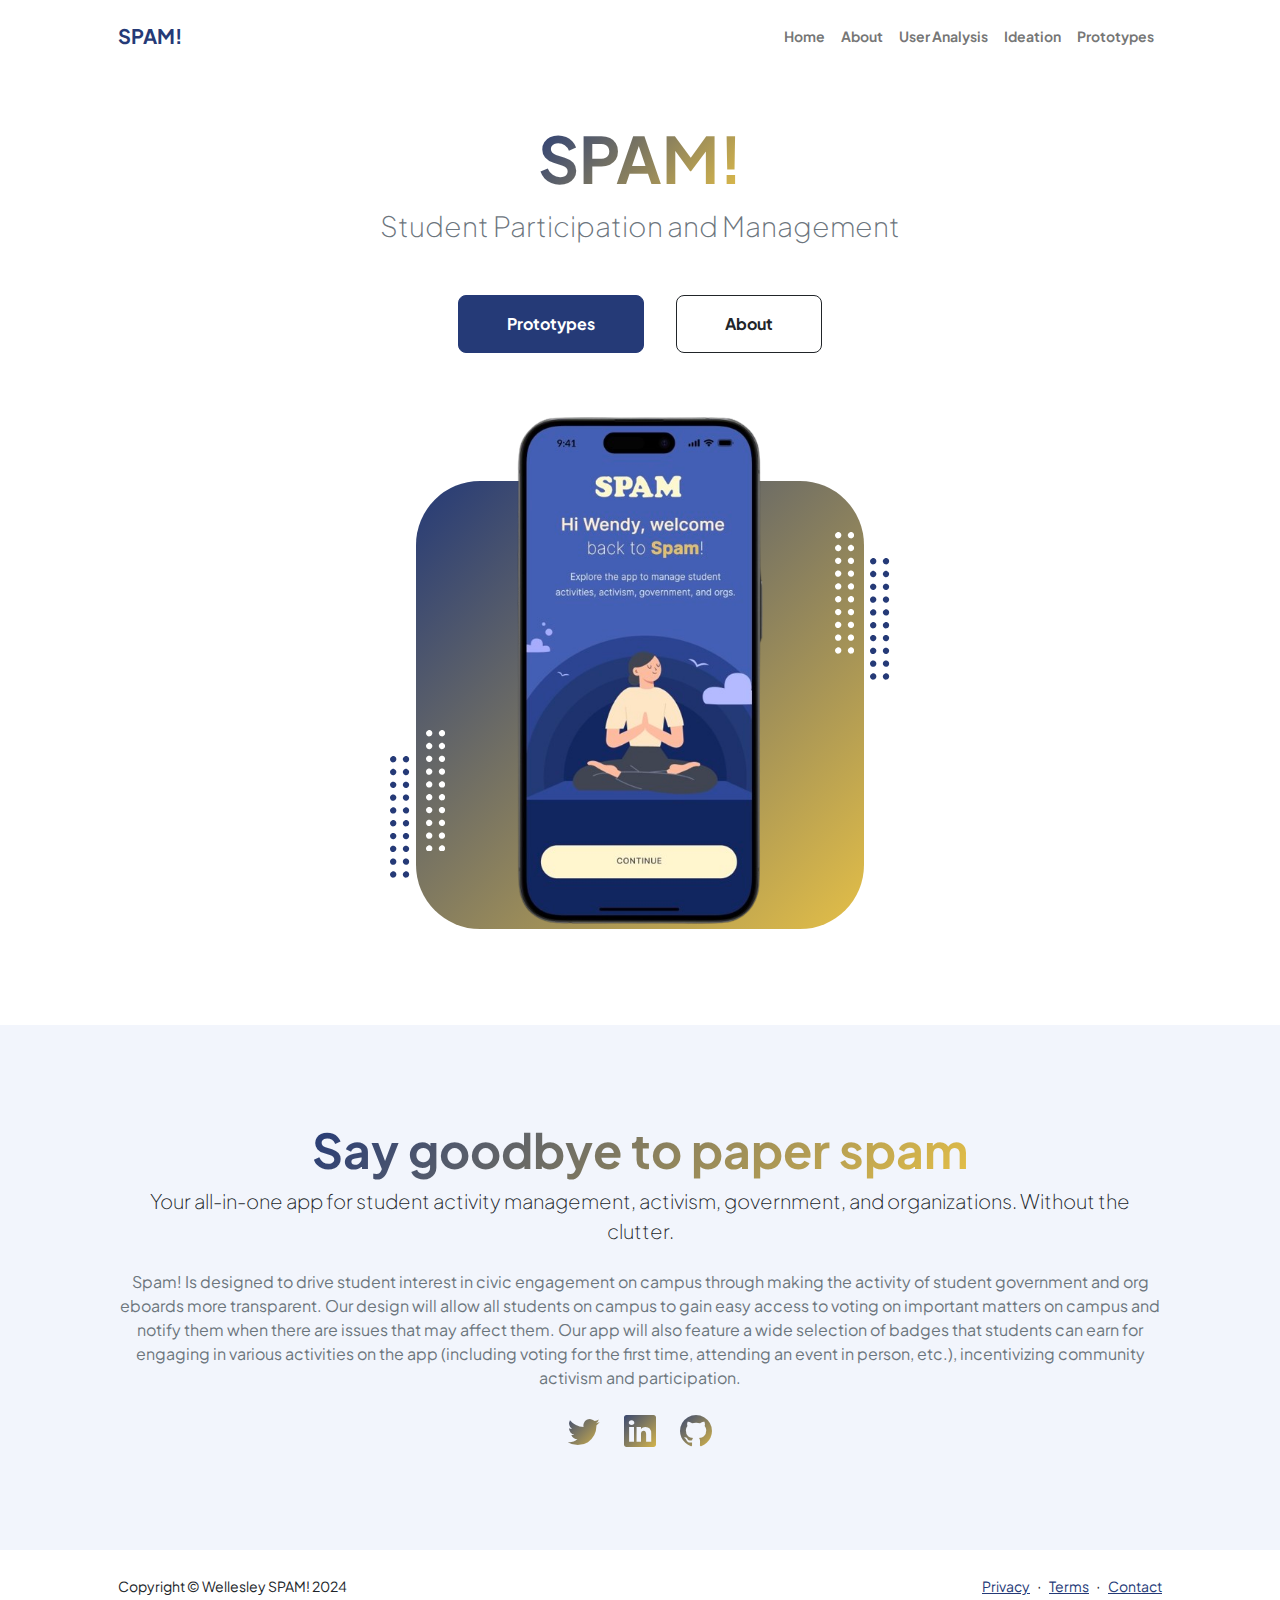
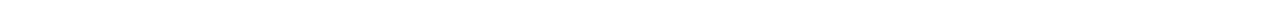
<file: index.html>
<!DOCTYPE html>
<html lang="en">
    <head>
        <meta charset="utf-8" />
        <meta name="viewport" content="width=device-width, initial-scale=1, shrink-to-fit=no" />
        <meta name="description" content="" />
        <meta name="author" content="" />
        <title>SPAM!</title>
        <!-- Favicon-->
        <link rel="icon" type="image/x-icon" href="assets/favicon.ico" />
        <!-- Custom Google font-->
        <link rel="preconnect" href="https://fonts.googleapis.com" />
        <link rel="preconnect" href="https://fonts.gstatic.com" crossorigin />
        <link href="https://fonts.googleapis.com/css2?family=Plus+Jakarta+Sans:wght@100;200;300;400;500;600;700;800;900&amp;display=swap" rel="stylesheet" />
        <!-- Bootstrap icons-->
        <link href="https://cdn.jsdelivr.net/npm/bootstrap-icons@1.8.1/font/bootstrap-icons.css" rel="stylesheet" />
        <!-- Core theme CSS (includes Bootstrap)-->
        <link href="css/styles.css" rel="stylesheet" />
    </head>
    <body class="d-flex flex-column h-100">
        <main class="flex-shrink-0">
            <!-- Navigation-->
            <nav class="navbar navbar-expand-lg navbar-light bg-white py-3">
                <div class="container px-5">
                    <a class="navbar-brand" href="index.html"><span class="fw-bolder text-primary">SPAM!</span></a>
                    <button class="navbar-toggler" type="button" data-bs-toggle="collapse" data-bs-target="#navbarSupportedContent" aria-controls="navbarSupportedContent" aria-expanded="false" aria-label="Toggle navigation"><span class="navbar-toggler-icon"></span></button>
                    <div class="collapse navbar-collapse" id="navbarSupportedContent">
                        <ul class="navbar-nav ms-auto mb-2 mb-lg-0 small fw-bolder">
                            <li class="nav-item"><a class="nav-link" href="index.html">Home</a></li>
                            <li class="nav-item"><a class="nav-link" href="about.html">About</a></li>
                            <li class="nav-item"><a class="nav-link" href="analysis.html">User Analysis</a></li>
                            <li class="nav-item"><a class="nav-link" href="ideation.html">Ideation</a></li>
                            <li class="nav-item"><a class="nav-link" href="prototypes.html">Prototypes</a></li>
                        </ul>
                    </div>
                </div>
            </nav>
            <!-- Header-->
            <header class="py-5">
                <div class="container px-5 pb-5">
                    <div class="row gx-5 align-items-center">
                        <div class="col-xxl-5">
                            <!-- Header text content-->
                            <div class="text-center text-xxl-start">
                                <!-- <div class="badge bg-gradient-primary-to-secondary text-white mb-4"><div class="text-uppercase">Student Participation and Management</div></div> -->
                                <h1 class="display-3 fw-bolder mb-2"><span class="text-gradient d-inline">SPAM!</span></h1>
                                <div class="fs-3 fw-light text-muted mb-5">Student Participation and Management</div>
                                <div class="d-grid gap-3 d-sm-flex justify-content-sm-center justify-content-xxl-start mb-3">
                                    <a class="btn btn-primary btn-lg px-5 py-3 me-sm-3 fs-6 fw-bolder" href="prototypes.html">Prototypes</a>
                                    <a class="btn btn-outline-dark btn-lg px-5 py-3 fs-6 fw-bolder" href="about.html">About</a>
                                </div>
                            </div>
                        </div>
                        <div class="col-xxl-7">
                            <!-- Header profile picture-->
                            <div class="d-flex justify-content-center mt-5 mt-xxl-0">
                                <div class="profile bg-gradient-primary-to-secondary">
                                    <!-- TIP: For best results, use a photo with a transparent background like the demo example below-->
                                    <!-- Watch a tutorial on how to do this on YouTube (link)-->
                                    <img class="profile-img" src="assets/spam_photos/spam.png" alt="..." />
                                    <div class="dots-1">
                                        <!-- SVG Dots-->
                                        <svg version="1.1" xmlns="http://www.w3.org/2000/svg" xmlns:xlink="http://www.w3.org/1999/xlink" x="0px" y="0px" viewBox="0 0 191.6 1215.4" style="enable-background: new 0 0 191.6 1215.4" xml:space="preserve">
                                            <g transform="translate(0.000000,1280.000000) scale(0.100000,-0.100000)">
                                                <path d="M227.7,12788.6c-105-35-200-141-222-248c-43-206,163-412,369-369c155,32,275,190,260,339c-11,105-90,213-190,262        C383.7,12801.6,289.7,12808.6,227.7,12788.6z"></path>
                                                <path d="M1507.7,12788.6c-151-50-253-216-222-362c25-119,136-230,254-255c194-41,395,142,375,339c-11,105-90,213-190,262        C1663.7,12801.6,1569.7,12808.6,1507.7,12788.6z"></path>
                                                <path d="M227.7,11508.6c-105-35-200-141-222-248c-43-206,163-412,369-369c155,32,275,190,260,339c-11,105-90,213-190,262        C383.7,11521.6,289.7,11528.6,227.7,11508.6z"></path>
                                                <path d="M1507.7,11508.6c-151-50-253-216-222-362c25-119,136-230,254-255c194-41,395,142,375,339c-11,105-90,213-190,262        C1663.7,11521.6,1569.7,11528.6,1507.7,11508.6z"></path>
                                                <path d="M227.7,10228.6c-105-35-200-141-222-248c-43-206,163-412,369-369c155,32,275,190,260,339c-11,105-90,213-190,262        C383.7,10241.6,289.7,10248.6,227.7,10228.6z"></path>
                                                <path d="M1507.7,10228.6c-105-35-200-141-222-248c-43-206,163-412,369-369c155,32,275,190,260,339c-11,105-90,213-190,262        C1663.7,10241.6,1569.7,10248.6,1507.7,10228.6z"></path>
                                                <path d="M227.7,8948.6c-105-35-200-141-222-248c-43-206,163-412,369-369c155,32,275,190,260,339c-11,105-90,213-190,262        C383.7,8961.6,289.7,8968.6,227.7,8948.6z"></path>
                                                <path d="M1507.7,8948.6c-105-35-200-141-222-248c-43-206,163-412,369-369c155,32,275,190,260,339c-11,105-90,213-190,262        C1663.7,8961.6,1569.7,8968.6,1507.7,8948.6z"></path>
                                                <path d="M227.7,7668.6c-105-35-200-141-222-248c-43-206,163-412,369-369c155,32,275,190,260,339c-11,105-90,213-190,262        C383.7,7681.6,289.7,7688.6,227.7,7668.6z"></path>
                                                <path d="M1507.7,7668.6c-105-35-200-141-222-248c-43-206,163-412,369-369c155,32,275,190,260,339c-11,105-90,213-190,262        C1663.7,7681.6,1569.7,7688.6,1507.7,7668.6z"></path>
                                                <path d="M227.7,6388.6c-105-35-200-141-222-248c-43-206,163-412,369-369c155,32,275,190,260,339c-11,105-90,213-190,262        C383.7,6401.6,289.7,6408.6,227.7,6388.6z"></path>
                                                <path d="M1507.7,6388.6c-105-35-200-141-222-248c-43-206,163-412,369-369c155,32,275,190,260,339c-11,105-90,213-190,262        C1663.7,6401.6,1569.7,6408.6,1507.7,6388.6z"></path>
                                                <path d="M227.7,5108.6c-105-35-200-141-222-248c-43-206,163-412,369-369c155,32,275,190,260,339c-11,105-90,213-190,262        C383.7,5121.6,289.7,5128.6,227.7,5108.6z"></path>
                                                <path d="M1507.7,5108.6c-105-35-200-141-222-248c-43-206,163-412,369-369c155,32,275,190,260,339c-11,105-90,213-190,262        C1663.7,5121.6,1569.7,5128.6,1507.7,5108.6z"></path>
                                                <path d="M227.7,3828.6c-105-35-200-141-222-248c-43-206,163-412,369-369c155,32,275,190,260,339c-11,105-90,213-190,262        C383.7,3841.6,289.7,3848.6,227.7,3828.6z"></path>
                                                <path d="M1507.7,3828.6c-105-35-200-141-222-248c-43-206,163-412,369-369c155,32,275,190,260,339c-11,105-90,213-190,262        C1663.7,3841.6,1569.7,3848.6,1507.7,3828.6z"></path>
                                                <path d="M227.7,2548.6c-105-35-200-141-222-248c-43-206,163-412,369-369c155,32,275,190,260,339c-11,105-90,213-190,262        C383.7,2561.6,289.7,2568.6,227.7,2548.6z"></path>
                                                <path d="M1507.7,2548.6c-105-35-200-141-222-248c-43-206,163-412,369-369c155,32,275,190,260,339c-11,105-90,213-190,262        C1663.7,2561.6,1569.7,2568.6,1507.7,2548.6z"></path>
                                                <path d="M227.7,1268.6c-105-35-200-141-222-248c-43-206,163-412,369-369c155,32,275,190,260,339c-11,105-90,213-190,262        C383.7,1281.6,289.7,1288.6,227.7,1268.6z"></path>
                                                <path d="M1507.7,1268.6c-105-35-200-141-222-248c-43-206,163-412,369-369c155,32,275,190,260,339c-11,105-90,213-190,262        C1663.7,1281.6,1569.7,1288.6,1507.7,1268.6z"></path>
                                            </g>
                                        </svg>
                                        <!-- END of SVG dots-->
                                    </div>
                                    <div class="dots-2">
                                        <!-- SVG Dots-->
                                        <svg version="1.1" xmlns="http://www.w3.org/2000/svg" xmlns:xlink="http://www.w3.org/1999/xlink" x="0px" y="0px" viewBox="0 0 191.6 1215.4" style="enable-background: new 0 0 191.6 1215.4" xml:space="preserve">
                                            <g transform="translate(0.000000,1280.000000) scale(0.100000,-0.100000)">
                                                <path d="M227.7,12788.6c-105-35-200-141-222-248c-43-206,163-412,369-369c155,32,275,190,260,339c-11,105-90,213-190,262        C383.7,12801.6,289.7,12808.6,227.7,12788.6z"></path>
                                                <path d="M1507.7,12788.6c-151-50-253-216-222-362c25-119,136-230,254-255c194-41,395,142,375,339c-11,105-90,213-190,262        C1663.7,12801.6,1569.7,12808.6,1507.7,12788.6z"></path>
                                                <path d="M227.7,11508.6c-105-35-200-141-222-248c-43-206,163-412,369-369c155,32,275,190,260,339c-11,105-90,213-190,262        C383.7,11521.6,289.7,11528.6,227.7,11508.6z"></path>
                                                <path d="M1507.7,11508.6c-151-50-253-216-222-362c25-119,136-230,254-255c194-41,395,142,375,339c-11,105-90,213-190,262        C1663.7,11521.6,1569.7,11528.6,1507.7,11508.6z"></path>
                                                <path d="M227.7,10228.6c-105-35-200-141-222-248c-43-206,163-412,369-369c155,32,275,190,260,339c-11,105-90,213-190,262        C383.7,10241.6,289.7,10248.6,227.7,10228.6z"></path>
                                                <path d="M1507.7,10228.6c-105-35-200-141-222-248c-43-206,163-412,369-369c155,32,275,190,260,339c-11,105-90,213-190,262        C1663.7,10241.6,1569.7,10248.6,1507.7,10228.6z"></path>
                                                <path d="M227.7,8948.6c-105-35-200-141-222-248c-43-206,163-412,369-369c155,32,275,190,260,339c-11,105-90,213-190,262        C383.7,8961.6,289.7,8968.6,227.7,8948.6z"></path>
                                                <path d="M1507.7,8948.6c-105-35-200-141-222-248c-43-206,163-412,369-369c155,32,275,190,260,339c-11,105-90,213-190,262        C1663.7,8961.6,1569.7,8968.6,1507.7,8948.6z"></path>
                                                <path d="M227.7,7668.6c-105-35-200-141-222-248c-43-206,163-412,369-369c155,32,275,190,260,339c-11,105-90,213-190,262        C383.7,7681.6,289.7,7688.6,227.7,7668.6z"></path>
                                                <path d="M1507.7,7668.6c-105-35-200-141-222-248c-43-206,163-412,369-369c155,32,275,190,260,339c-11,105-90,213-190,262        C1663.7,7681.6,1569.7,7688.6,1507.7,7668.6z"></path>
                                                <path d="M227.7,6388.6c-105-35-200-141-222-248c-43-206,163-412,369-369c155,32,275,190,260,339c-11,105-90,213-190,262        C383.7,6401.6,289.7,6408.6,227.7,6388.6z"></path>
                                                <path d="M1507.7,6388.6c-105-35-200-141-222-248c-43-206,163-412,369-369c155,32,275,190,260,339c-11,105-90,213-190,262        C1663.7,6401.6,1569.7,6408.6,1507.7,6388.6z"></path>
                                                <path d="M227.7,5108.6c-105-35-200-141-222-248c-43-206,163-412,369-369c155,32,275,190,260,339c-11,105-90,213-190,262        C383.7,5121.6,289.7,5128.6,227.7,5108.6z"></path>
                                                <path d="M1507.7,5108.6c-105-35-200-141-222-248c-43-206,163-412,369-369c155,32,275,190,260,339c-11,105-90,213-190,262        C1663.7,5121.6,1569.7,5128.6,1507.7,5108.6z"></path>
                                                <path d="M227.7,3828.6c-105-35-200-141-222-248c-43-206,163-412,369-369c155,32,275,190,260,339c-11,105-90,213-190,262        C383.7,3841.6,289.7,3848.6,227.7,3828.6z"></path>
                                                <path d="M1507.7,3828.6c-105-35-200-141-222-248c-43-206,163-412,369-369c155,32,275,190,260,339c-11,105-90,213-190,262        C1663.7,3841.6,1569.7,3848.6,1507.7,3828.6z"></path>
                                                <path d="M227.7,2548.6c-105-35-200-141-222-248c-43-206,163-412,369-369c155,32,275,190,260,339c-11,105-90,213-190,262        C383.7,2561.6,289.7,2568.6,227.7,2548.6z"></path>
                                                <path d="M1507.7,2548.6c-105-35-200-141-222-248c-43-206,163-412,369-369c155,32,275,190,260,339c-11,105-90,213-190,262        C1663.7,2561.6,1569.7,2568.6,1507.7,2548.6z"></path>
                                                <path d="M227.7,1268.6c-105-35-200-141-222-248c-43-206,163-412,369-369c155,32,275,190,260,339c-11,105-90,213-190,262        C383.7,1281.6,289.7,1288.6,227.7,1268.6z"></path>
                                                <path d="M1507.7,1268.6c-105-35-200-141-222-248c-43-206,163-412,369-369c155,32,275,190,260,339c-11,105-90,213-190,262        C1663.7,1281.6,1569.7,1288.6,1507.7,1268.6z"></path>
                                            </g>
                                        </svg>
                                        <!-- END of SVG dots-->
                                    </div>
                                    <div class="dots-3">
                                        <!-- SVG Dots-->
                                        <svg version="1.1" xmlns="http://www.w3.org/2000/svg" xmlns:xlink="http://www.w3.org/1999/xlink" x="0px" y="0px" viewBox="0 0 191.6 1215.4" style="enable-background: new 0 0 191.6 1215.4" xml:space="preserve">
                                            <g transform="translate(0.000000,1280.000000) scale(0.100000,-0.100000)">
                                                <path d="M227.7,12788.6c-105-35-200-141-222-248c-43-206,163-412,369-369c155,32,275,190,260,339c-11,105-90,213-190,262        C383.7,12801.6,289.7,12808.6,227.7,12788.6z"></path>
                                                <path d="M1507.7,12788.6c-151-50-253-216-222-362c25-119,136-230,254-255c194-41,395,142,375,339c-11,105-90,213-190,262        C1663.7,12801.6,1569.7,12808.6,1507.7,12788.6z"></path>
                                                <path d="M227.7,11508.6c-105-35-200-141-222-248c-43-206,163-412,369-369c155,32,275,190,260,339c-11,105-90,213-190,262        C383.7,11521.6,289.7,11528.6,227.7,11508.6z"></path>
                                                <path d="M1507.7,11508.6c-151-50-253-216-222-362c25-119,136-230,254-255c194-41,395,142,375,339c-11,105-90,213-190,262        C1663.7,11521.6,1569.7,11528.6,1507.7,11508.6z"></path>
                                                <path d="M227.7,10228.6c-105-35-200-141-222-248c-43-206,163-412,369-369c155,32,275,190,260,339c-11,105-90,213-190,262        C383.7,10241.6,289.7,10248.6,227.7,10228.6z"></path>
                                                <path d="M1507.7,10228.6c-105-35-200-141-222-248c-43-206,163-412,369-369c155,32,275,190,260,339c-11,105-90,213-190,262        C1663.7,10241.6,1569.7,10248.6,1507.7,10228.6z"></path>
                                                <path d="M227.7,8948.6c-105-35-200-141-222-248c-43-206,163-412,369-369c155,32,275,190,260,339c-11,105-90,213-190,262        C383.7,8961.6,289.7,8968.6,227.7,8948.6z"></path>
                                                <path d="M1507.7,8948.6c-105-35-200-141-222-248c-43-206,163-412,369-369c155,32,275,190,260,339c-11,105-90,213-190,262        C1663.7,8961.6,1569.7,8968.6,1507.7,8948.6z"></path>
                                                <path d="M227.7,7668.6c-105-35-200-141-222-248c-43-206,163-412,369-369c155,32,275,190,260,339c-11,105-90,213-190,262        C383.7,7681.6,289.7,7688.6,227.7,7668.6z"></path>
                                                <path d="M1507.7,7668.6c-105-35-200-141-222-248c-43-206,163-412,369-369c155,32,275,190,260,339c-11,105-90,213-190,262        C1663.7,7681.6,1569.7,7688.6,1507.7,7668.6z"></path>
                                                <path d="M227.7,6388.6c-105-35-200-141-222-248c-43-206,163-412,369-369c155,32,275,190,260,339c-11,105-90,213-190,262        C383.7,6401.6,289.7,6408.6,227.7,6388.6z"></path>
                                                <path d="M1507.7,6388.6c-105-35-200-141-222-248c-43-206,163-412,369-369c155,32,275,190,260,339c-11,105-90,213-190,262        C1663.7,6401.6,1569.7,6408.6,1507.7,6388.6z"></path>
                                                <path d="M227.7,5108.6c-105-35-200-141-222-248c-43-206,163-412,369-369c155,32,275,190,260,339c-11,105-90,213-190,262        C383.7,5121.6,289.7,5128.6,227.7,5108.6z"></path>
                                                <path d="M1507.7,5108.6c-105-35-200-141-222-248c-43-206,163-412,369-369c155,32,275,190,260,339c-11,105-90,213-190,262        C1663.7,5121.6,1569.7,5128.6,1507.7,5108.6z"></path>
                                                <path d="M227.7,3828.6c-105-35-200-141-222-248c-43-206,163-412,369-369c155,32,275,190,260,339c-11,105-90,213-190,262        C383.7,3841.6,289.7,3848.6,227.7,3828.6z"></path>
                                                <path d="M1507.7,3828.6c-105-35-200-141-222-248c-43-206,163-412,369-369c155,32,275,190,260,339c-11,105-90,213-190,262        C1663.7,3841.6,1569.7,3848.6,1507.7,3828.6z"></path>
                                                <path d="M227.7,2548.6c-105-35-200-141-222-248c-43-206,163-412,369-369c155,32,275,190,260,339c-11,105-90,213-190,262        C383.7,2561.6,289.7,2568.6,227.7,2548.6z"></path>
                                                <path d="M1507.7,2548.6c-105-35-200-141-222-248c-43-206,163-412,369-369c155,32,275,190,260,339c-11,105-90,213-190,262        C1663.7,2561.6,1569.7,2568.6,1507.7,2548.6z"></path>
                                                <path d="M227.7,1268.6c-105-35-200-141-222-248c-43-206,163-412,369-369c155,32,275,190,260,339c-11,105-90,213-190,262        C383.7,1281.6,289.7,1288.6,227.7,1268.6z"></path>
                                                <path d="M1507.7,1268.6c-105-35-200-141-222-248c-43-206,163-412,369-369c155,32,275,190,260,339c-11,105-90,213-190,262        C1663.7,1281.6,1569.7,1288.6,1507.7,1268.6z"></path>
                                            </g>
                                        </svg>
                                        <!-- END of SVG dots-->
                                    </div>
                                    <div class="dots-4">
                                        <!-- SVG Dots-->
                                        <svg version="1.1" xmlns="http://www.w3.org/2000/svg" xmlns:xlink="http://www.w3.org/1999/xlink" x="0px" y="0px" viewBox="0 0 191.6 1215.4" style="enable-background: new 0 0 191.6 1215.4" xml:space="preserve">
                                            <g transform="translate(0.000000,1280.000000) scale(0.100000,-0.100000)">
                                                <path d="M227.7,12788.6c-105-35-200-141-222-248c-43-206,163-412,369-369c155,32,275,190,260,339c-11,105-90,213-190,262        C383.7,12801.6,289.7,12808.6,227.7,12788.6z"></path>
                                                <path d="M1507.7,12788.6c-151-50-253-216-222-362c25-119,136-230,254-255c194-41,395,142,375,339c-11,105-90,213-190,262        C1663.7,12801.6,1569.7,12808.6,1507.7,12788.6z"></path>
                                                <path d="M227.7,11508.6c-105-35-200-141-222-248c-43-206,163-412,369-369c155,32,275,190,260,339c-11,105-90,213-190,262        C383.7,11521.6,289.7,11528.6,227.7,11508.6z"></path>
                                                <path d="M1507.7,11508.6c-151-50-253-216-222-362c25-119,136-230,254-255c194-41,395,142,375,339c-11,105-90,213-190,262        C1663.7,11521.6,1569.7,11528.6,1507.7,11508.6z"></path>
                                                <path d="M227.7,10228.6c-105-35-200-141-222-248c-43-206,163-412,369-369c155,32,275,190,260,339c-11,105-90,213-190,262        C383.7,10241.6,289.7,10248.6,227.7,10228.6z"></path>
                                                <path d="M1507.7,10228.6c-105-35-200-141-222-248c-43-206,163-412,369-369c155,32,275,190,260,339c-11,105-90,213-190,262        C1663.7,10241.6,1569.7,10248.6,1507.7,10228.6z"></path>
                                                <path d="M227.7,8948.6c-105-35-200-141-222-248c-43-206,163-412,369-369c155,32,275,190,260,339c-11,105-90,213-190,262        C383.7,8961.6,289.7,8968.6,227.7,8948.6z"></path>
                                                <path d="M1507.7,8948.6c-105-35-200-141-222-248c-43-206,163-412,369-369c155,32,275,190,260,339c-11,105-90,213-190,262        C1663.7,8961.6,1569.7,8968.6,1507.7,8948.6z"></path>
                                                <path d="M227.7,7668.6c-105-35-200-141-222-248c-43-206,163-412,369-369c155,32,275,190,260,339c-11,105-90,213-190,262        C383.7,7681.6,289.7,7688.6,227.7,7668.6z"></path>
                                                <path d="M1507.7,7668.6c-105-35-200-141-222-248c-43-206,163-412,369-369c155,32,275,190,260,339c-11,105-90,213-190,262        C1663.7,7681.6,1569.7,7688.6,1507.7,7668.6z"></path>
                                                <path d="M227.7,6388.6c-105-35-200-141-222-248c-43-206,163-412,369-369c155,32,275,190,260,339c-11,105-90,213-190,262        C383.7,6401.6,289.7,6408.6,227.7,6388.6z"></path>
                                                <path d="M1507.7,6388.6c-105-35-200-141-222-248c-43-206,163-412,369-369c155,32,275,190,260,339c-11,105-90,213-190,262        C1663.7,6401.6,1569.7,6408.6,1507.7,6388.6z"></path>
                                                <path d="M227.7,5108.6c-105-35-200-141-222-248c-43-206,163-412,369-369c155,32,275,190,260,339c-11,105-90,213-190,262        C383.7,5121.6,289.7,5128.6,227.7,5108.6z"></path>
                                                <path d="M1507.7,5108.6c-105-35-200-141-222-248c-43-206,163-412,369-369c155,32,275,190,260,339c-11,105-90,213-190,262        C1663.7,5121.6,1569.7,5128.6,1507.7,5108.6z"></path>
                                                <path d="M227.7,3828.6c-105-35-200-141-222-248c-43-206,163-412,369-369c155,32,275,190,260,339c-11,105-90,213-190,262        C383.7,3841.6,289.7,3848.6,227.7,3828.6z"></path>
                                                <path d="M1507.7,3828.6c-105-35-200-141-222-248c-43-206,163-412,369-369c155,32,275,190,260,339c-11,105-90,213-190,262        C1663.7,3841.6,1569.7,3848.6,1507.7,3828.6z"></path>
                                                <path d="M227.7,2548.6c-105-35-200-141-222-248c-43-206,163-412,369-369c155,32,275,190,260,339c-11,105-90,213-190,262        C383.7,2561.6,289.7,2568.6,227.7,2548.6z"></path>
                                                <path d="M1507.7,2548.6c-105-35-200-141-222-248c-43-206,163-412,369-369c155,32,275,190,260,339c-11,105-90,213-190,262        C1663.7,2561.6,1569.7,2568.6,1507.7,2548.6z"></path>
                                                <path d="M227.7,1268.6c-105-35-200-141-222-248c-43-206,163-412,369-369c155,32,275,190,260,339c-11,105-90,213-190,262        C383.7,1281.6,289.7,1288.6,227.7,1268.6z"></path>
                                                <path d="M1507.7,1268.6c-105-35-200-141-222-248c-43-206,163-412,369-369c155,32,275,190,260,339c-11,105-90,213-190,262        C1663.7,1281.6,1569.7,1288.6,1507.7,1268.6z"></path>
                                            </g>
                                        </svg>
                                        <!-- END of SVG dots-->
                                    </div>
                                </div>
                            </div>
                        </div>
                    </div>
                </div>
            </header>
            <!-- About Section-->
            <section class="bg-light py-5">
                <div class="container px-5">
                    <div class="row gx-5 justify-content-center">
                        <div class="col-xxl-8">
                            <div class="text-center my-5">
                                <h2 class="display-5 fw-bolder"><span class="text-gradient d-inline">Say goodbye to paper spam</span></h2>
                                <p class="lead fw-light mb-4">Your all-in-one app for student activity management, activism, government, and organizations. Without the clutter.</p>
                                <p class="text-muted">Spam! Is designed to drive student interest in civic engagement on campus through making the activity of student government and org eboards more transparent. Our design will allow all students on campus to gain easy access to voting on important matters on campus and notify them when there are issues that may affect them. Our app will also feature a wide selection of badges that students can earn for engaging in various activities on the app (including voting for the first time, attending an event in person, etc.), incentivizing community activism and participation.</p>
                                <div class="d-flex justify-content-center fs-2 gap-4">
                                    <a class="text-gradient" href="#!"><i class="bi bi-twitter"></i></a>
                                    <a class="text-gradient" href="#!"><i class="bi bi-linkedin"></i></a>
                                    <a class="text-gradient" href="#!"><i class="bi bi-github"></i></a>
                                </div>
                            </div>
                        </div>
                    </div>
                </div>
            </section>
        </main>
        <!-- Footer-->
        <footer class="bg-white py-4 mt-auto">
            <div class="container px-5">
                <div class="row align-items-center justify-content-between flex-column flex-sm-row">
                    <div class="col-auto"><div class="small m-0">Copyright &copy; Wellesley SPAM! 2024</div></div>
                    <div class="col-auto">
                        <a class="small" href="#!">Privacy</a>
                        <span class="mx-1">&middot;</span>
                        <a class="small" href="#!">Terms</a>
                        <span class="mx-1">&middot;</span>
                        <a class="small" href="#!">Contact</a>
                    </div>
                </div>
            </div>
        </footer>
        <!-- Bootstrap core JS-->
        <script src="https://cdn.jsdelivr.net/npm/bootstrap@5.2.3/dist/js/bootstrap.bundle.min.js"></script>
        <!-- Core theme JS-->
        <script src="js/scripts.js"></script>
    </body>
</html>
</file>
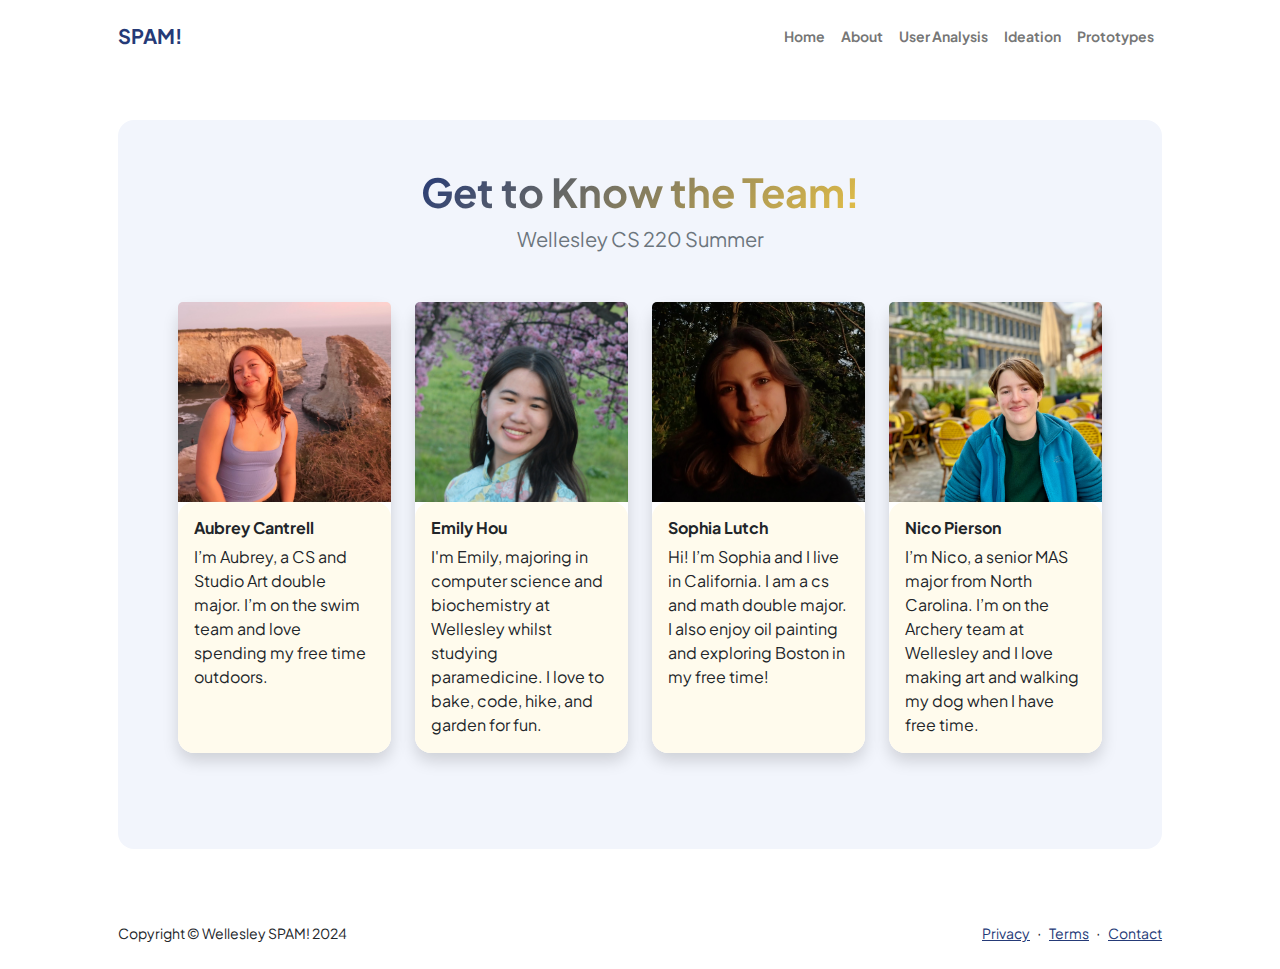
<file: about.html>
<!DOCTYPE html>
<html lang="en">
    <head>
        <meta charset="utf-8" />
        <meta name="viewport" content="width=device-width, initial-scale=1, shrink-to-fit=no" />
        <meta name="description" content />
        <meta name="author" content />
        <title>About the Team</title>
        <!-- Favicon-->
        <link rel="icon" type="image/x-icon" href="assets/favicon.ico" />
        <!-- Custom Google font-->
        <link rel="preconnect" href="https://fonts.googleapis.com" />
        <link rel="preconnect" href="https://fonts.gstatic.com" crossorigin />
        <link href="https://fonts.googleapis.com/css2?family=Plus+Jakarta+Sans:wght@100;200;300;400;500;600;700;800;900&amp;display=swap" rel="stylesheet" />
        <!-- Bootstrap icons-->
        <link href="https://cdn.jsdelivr.net/npm/bootstrap-icons@1.8.1/font/bootstrap-icons.css" rel="stylesheet" />
        <!-- Core theme CSS (includes Bootstrap)-->
        <link href="css/styles.css" rel="stylesheet" />
    </head>
    <body class="d-flex flex-column">
        <main class="flex-shrink-0">
            <!-- Navigation-->
            <nav class="navbar navbar-expand-lg navbar-light bg-white py-3">
                <div class="container px-5">
                    <a class="navbar-brand" href="index.html"><span class="fw-bolder text-primary">SPAM!</span></a>
                    <button class="navbar-toggler" type="button" data-bs-toggle="collapse" data-bs-target="#navbarSupportedContent" aria-controls="navbarSupportedContent" aria-expanded="false" aria-label="Toggle navigation"><span class="navbar-toggler-icon"></span></button>
                    <div class="collapse navbar-collapse" id="navbarSupportedContent">
                        <ul class="navbar-nav ms-auto mb-2 mb-lg-0 small fw-bolder">
                            <li class="nav-item"><a class="nav-link" href="index.html">Home</a></li>
                            <li class="nav-item"><a class="nav-link" href="about.html">About</a></li>
                            <li class="nav-item"><a class="nav-link" href="analysis.html">User Analysis</a></li>
                            <li class="nav-item"><a class="nav-link" href="ideation.html">Ideation</a></li>
                            <li class="nav-item"><a class="nav-link" href="prototypes.html">Prototypes</a></li>
                        </ul>
                    </div>
                </div>
            </nav>
            <!-- Page content-->
            <section class="py-5">
                <div class="container px-5">
                    <!-- Contact form-->
                    <div class="bg-light rounded-4 py-5 px-4 px-md-5">
                        <div class="text-center mb-5">
                            <h1 class="fw-bolder"><span class="text-gradient d-inline">Get to Know the Team!</span></h1>
                            <p class="lead fw-normal text-muted mb-0">Wellesley CS 220 Summer</p>
                        </div>
                        <div class="container">
                            <div class="row g-4">
                                <div class="col-12 col-md-6 col-lg-3 d-flex align-items-stretch">
                                    <div class="card shadow border-0 rounded-4 mb-5">
                                        <img src="./assets/about/aubrey.jpg" class="card-img-top w-100" alt="Picture of Aubrey Cantrell." style="object-fit: cover; height: 200px;">
                                        <div class="card-body d-flex flex-column bg-word">
                                            <h6 class="card-title fw-bold">Aubrey Cantrell</h6>
                                            <p class="card-text">I’m Aubrey, a CS and Studio Art double major. I’m on the swim team and love spending my free time outdoors.</p>
                                        </div>
                                    </div>
                                </div>
                                <div class="col-12 col-md-6 col-lg-3 d-flex align-items-stretch">
                                    <div class="card shadow border-0 rounded-4 mb-5">
                                        <img src="./assets/about/em.jpg" class="card-img-top w-100" alt="Picture of Emily Hou." style="object-fit: cover; height: 200px;">
                                        <div class="card-body d-flex flex-column bg-word">
                                            <h6 class="card-title fw-bold">Emily Hou</h6>
                                            <p class="card-text">I'm Emily, majoring in computer science and biochemistry at Wellesley whilst studying paramedicine. I love to bake, code, hike, and garden for fun.</p>
                                        </div>
                                    </div>
                                </div>
                                <div class="col-12 col-md-6 col-lg-3 d-flex align-items-stretch">
                                    <div class="card shadow border-0 rounded-4 mb-5">
                                        <img src="./assets/about/sophia.jpg" class="card-img-top w-100" alt="Picture of Sophia Lutch." style="object-fit: cover; height: 200px;">
                                        <div class="card-body d-flex flex-column bg-word">
                                            <h6 class="card-title fw-bold">Sophia Lutch</h6>
                                            <p class="card-text">Hi! I’m Sophia and I live in California. I am a cs and math double major. I also enjoy oil painting and exploring Boston in my free time!</p>
                                        </div>
                                    </div>
                                </div>
                                <div class="col-12 col-md-6 col-lg-3 d-flex align-items-stretch">
                                    <div class="card shadow border-0 rounded-4 mb-5">
                                        <img src="./assets/about/nico.jpg" class="card-img-top w-100" alt="Picture of Nico Pierson." style="object-fit: cover; height: 200px;">
                                        <div class="card-body d-flex flex-column bg-word">
                                            <h6 class="card-title fw-bold">Nico Pierson</h6>
                                            <p class="card-text">I’m Nico, a senior MAS major from North Carolina. I’m on the Archery team at Wellesley and I love making art and walking my dog when I have free time.</p>
                                        </div>
                                    </div>
                                </div>
                            </div>
                        </div>
                    </div>
                </div>
            </section>
        </main>
        <!-- Footer-->
        <footer class="bg-white py-4 mt-auto">
            <div class="container px-5">
                <div class="row align-items-center justify-content-between flex-column flex-sm-row">
                    <div class="col-auto"><div class="small m-0">Copyright &copy; Wellesley SPAM! 2024</div></div>
                    <div class="col-auto">
                        <a class="small" href="#!">Privacy</a>
                        <span class="mx-1">&middot;</span>
                        <a class="small" href="#!">Terms</a>
                        <span class="mx-1">&middot;</span>
                        <a class="small" href="#!">Contact</a>
                    </div>
                </div>
            </div>
        </footer>
        <!-- Bootstrap core JS-->
        <script src="https://cdn.jsdelivr.net/npm/bootstrap@5.2.3/dist/js/bootstrap.bundle.min.js"></script>
        <!-- Core theme JS-->
        <script src="js/scripts.js"></script>
        <!-- * * * * * * * * * * * * * * * * * * * * * * * * * * * * * * * * * * * * * * * *-->
        <!-- * *                               SB Forms JS                               * *-->
        <!-- * * Activate your form at https://startbootstrap.com/solution/contact-forms * *-->
        <!-- * * * * * * * * * * * * * * * * * * * * * * * * * * * * * * * * * * * * * * * *-->
        <script src="https://cdn.startbootstrap.com/sb-forms-latest.js"></script>
    </body>
</html>
</file>
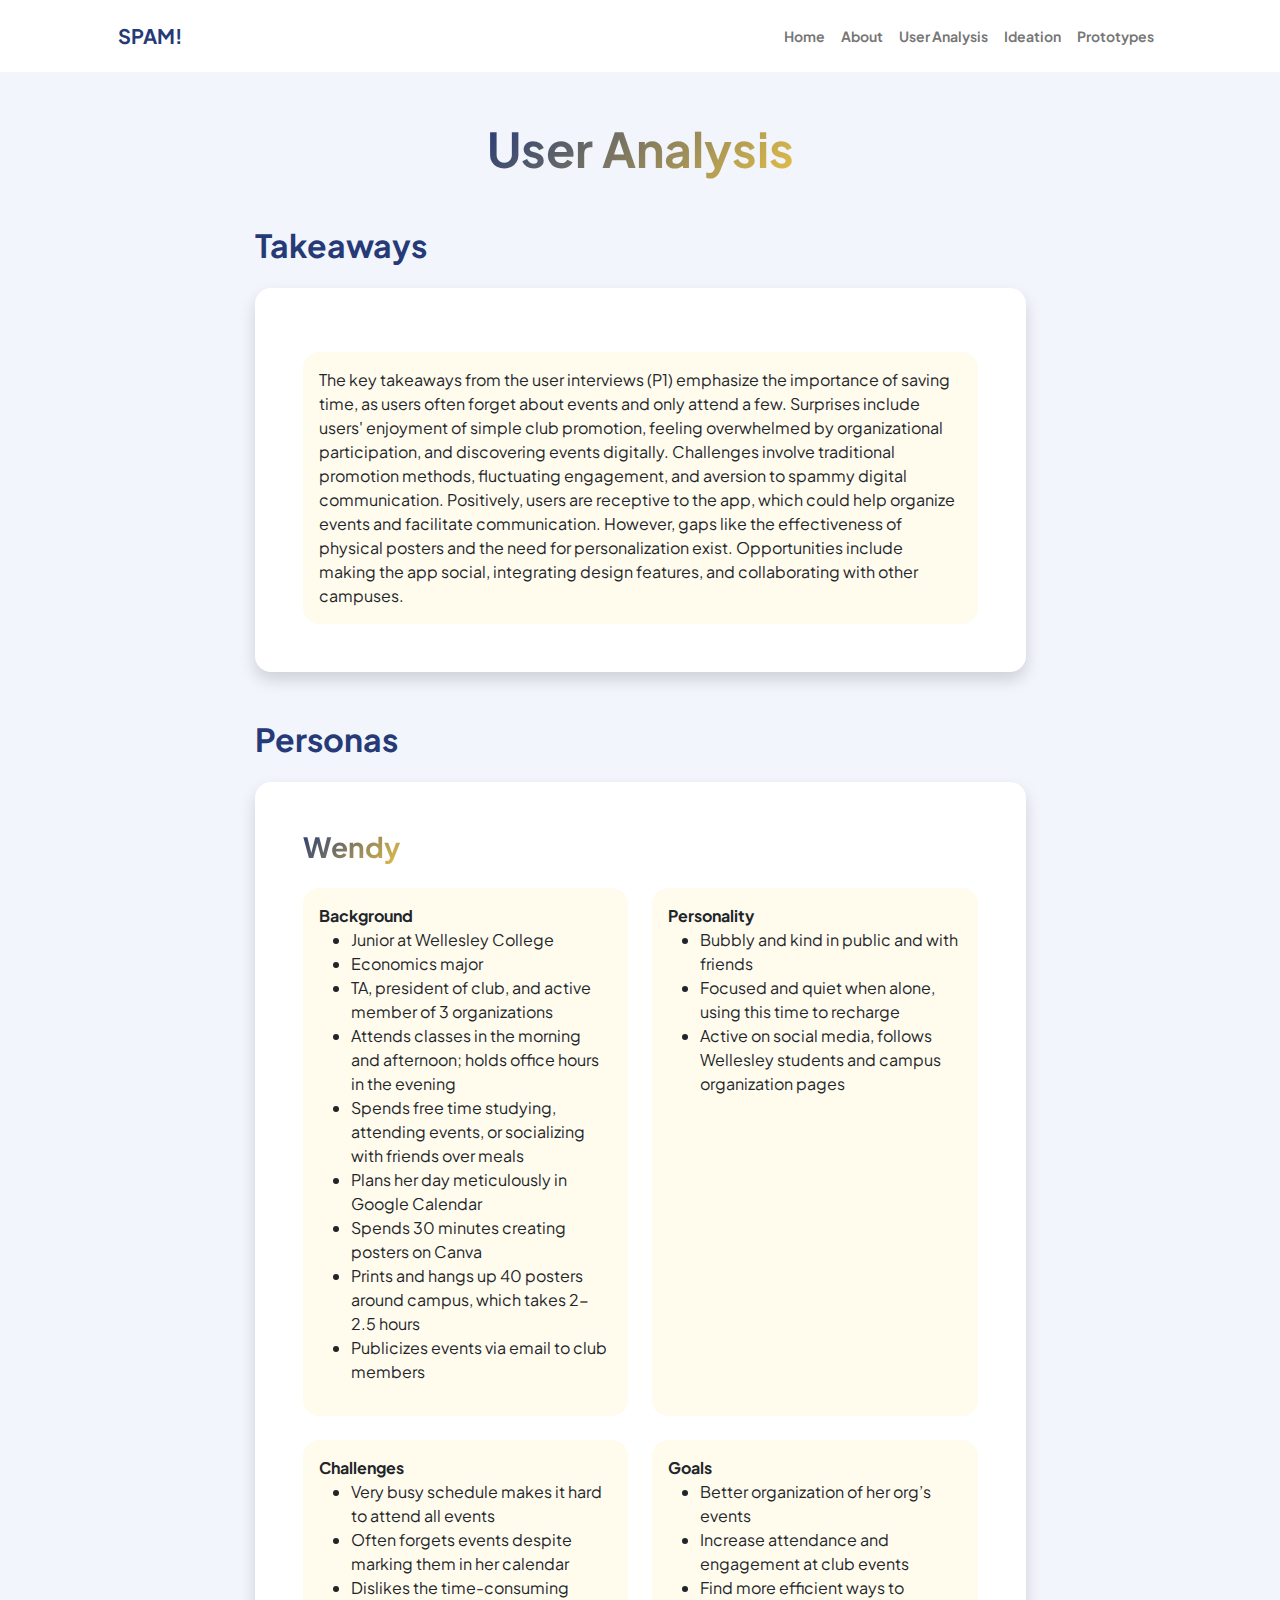
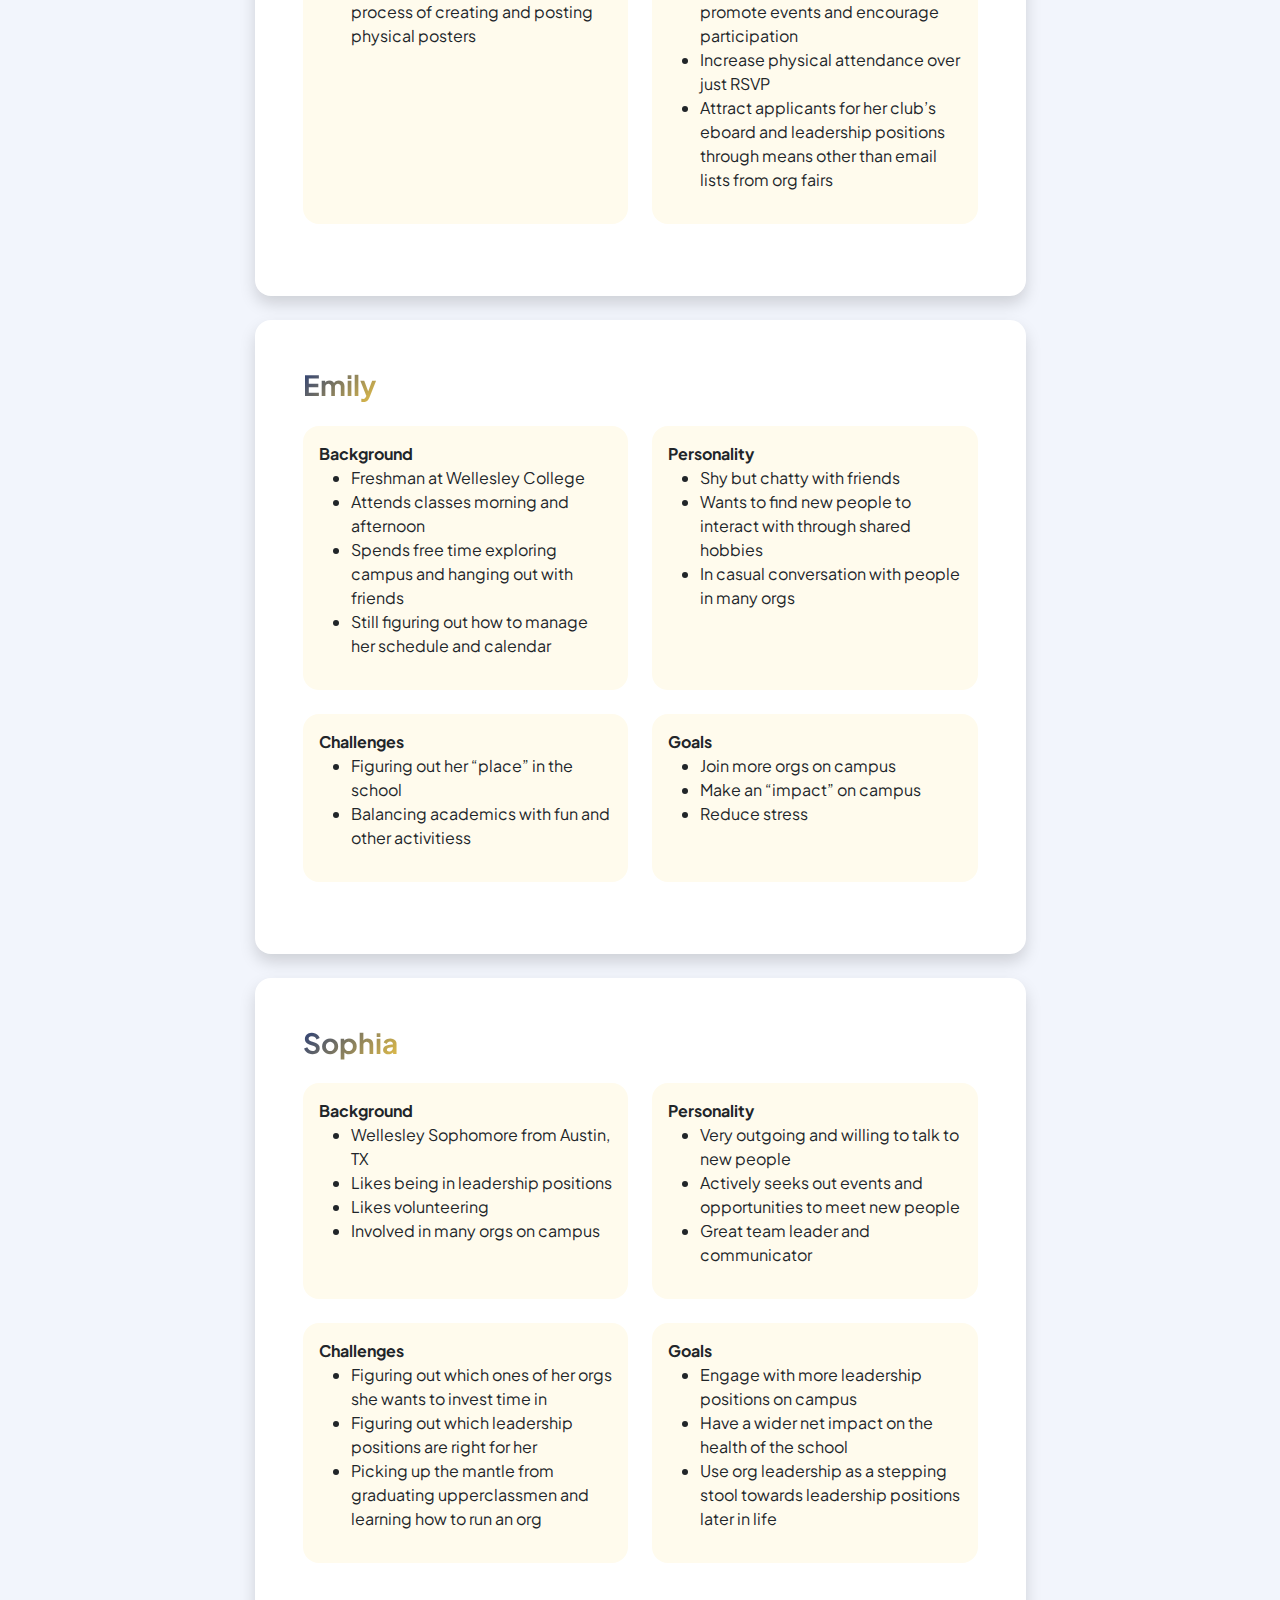
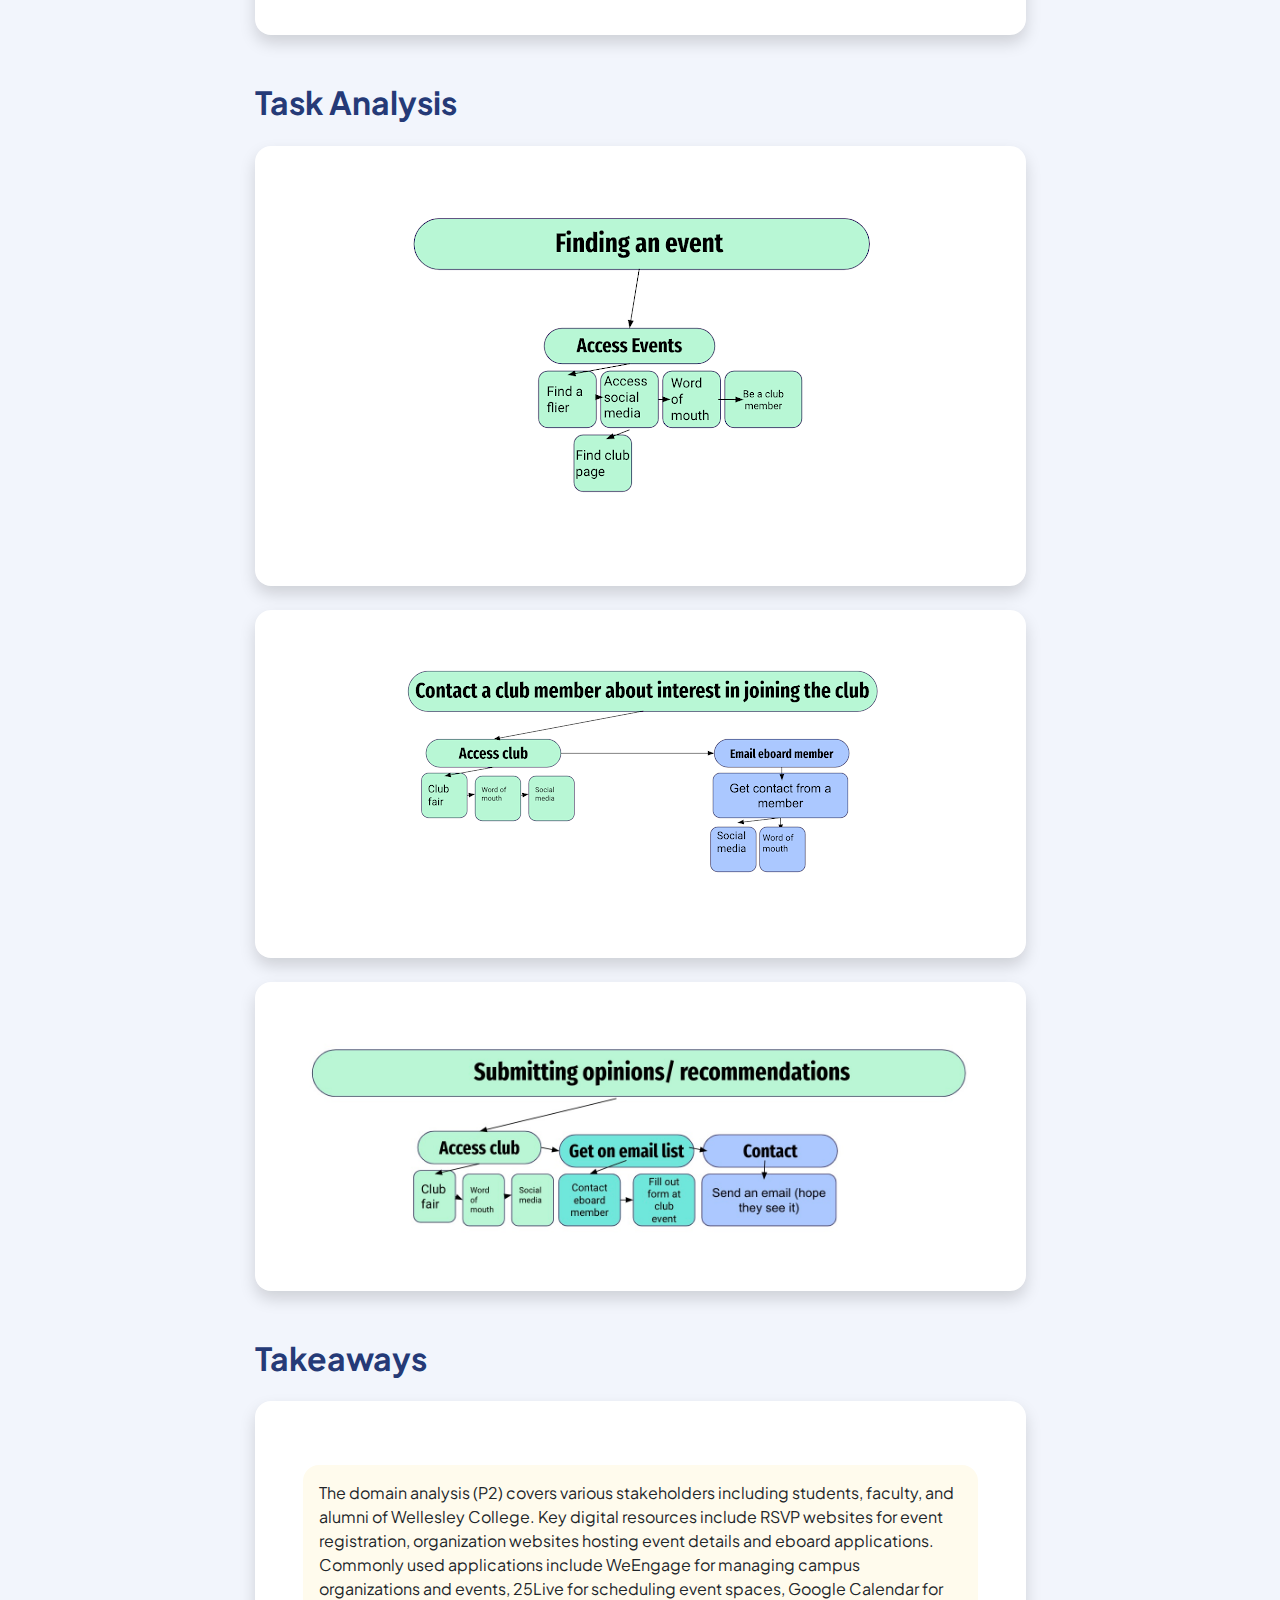
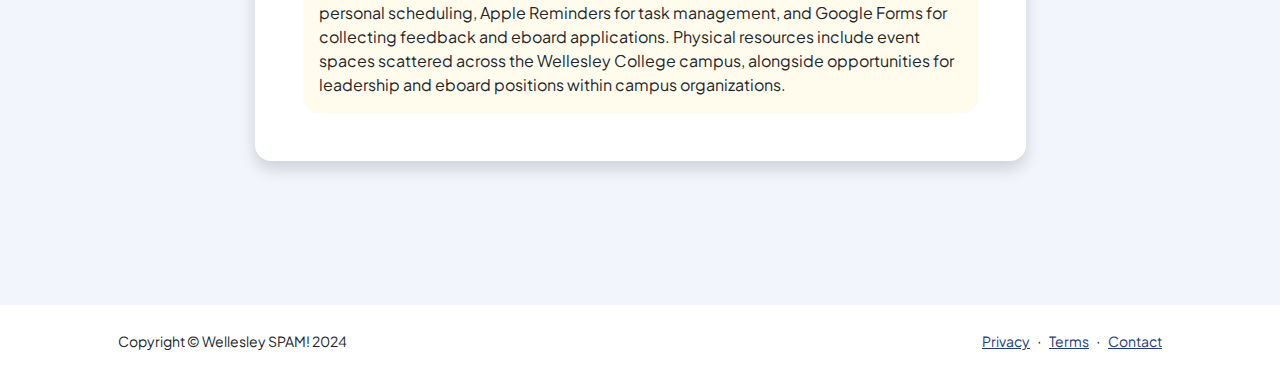
<file: analysis.html>
<!DOCTYPE html>
<html lang="en">
    <head>
        <meta charset="utf-8" />
        <meta name="viewport" content="width=device-width, initial-scale=1, shrink-to-fit=no" />
        <meta name="description" content="" />
        <meta name="author" content="" />
        <title>User Analysis</title>
        <!-- Favicon-->
        <link rel="icon" type="image/x-icon" href="assets/favicon.ico" />
        <!-- Custom Google font-->
        <link rel="preconnect" href="https://fonts.googleapis.com" />
        <link rel="preconnect" href="https://fonts.gstatic.com" crossorigin />
        <link href="https://fonts.googleapis.com/css2?family=Plus+Jakarta+Sans:wght@100;200;300;400;500;600;700;800;900&amp;display=swap" rel="stylesheet" />
        <!-- Bootstrap icons-->
        <link href="https://cdn.jsdelivr.net/npm/bootstrap-icons@1.8.1/font/bootstrap-icons.css" rel="stylesheet" />
        <!-- Core theme CSS (includes Bootstrap)-->
        <link href="css/styles.css" rel="stylesheet" />
    </head>
    <body class="d-flex flex-column h-100 bg-light">
        <main class="flex-shrink-0">
            <!-- Navigation-->
            <nav class="navbar navbar-expand-lg navbar-light bg-white py-3">
                <div class="container px-5">
                    <a class="navbar-brand" href="index.html"><span class="fw-bolder text-primary">SPAM!</span></a>
                    <button class="navbar-toggler" type="button" data-bs-toggle="collapse" data-bs-target="#navbarSupportedContent" aria-controls="navbarSupportedContent" aria-expanded="false" aria-label="Toggle navigation"><span class="navbar-toggler-icon"></span></button>
                    <div class="collapse navbar-collapse" id="navbarSupportedContent">
                        <ul class="navbar-nav ms-auto mb-2 mb-lg-0 small fw-bolder">
                            <li class="nav-item"><a class="nav-link" href="index.html">Home</a></li>
                            <li class="nav-item"><a class="nav-link" href="about.html">About</a></li>
                            <li class="nav-item"><a class="nav-link" href="analysis.html">User Analysis</a></li>
                            <li class="nav-item"><a class="nav-link" href="ideation.html">Ideation</a></li>
                            <li class="nav-item"><a class="nav-link" href="prototypes.html">Prototypes</a></li>
                        </ul>
                    </div>
                </div>
            </nav>
            <!-- Page Content-->
            <div class="container px-5 my-5">
                <div class="text-center mb-5">
                    <h1 class="display-5 fw-bolder mb-0"><span class="text-gradient d-inline">User Analysis</span></h1>
                </div>
                <div class="row gx-5 justify-content-center">
                    <div class="col-lg-11 col-xl-9 col-xxl-8">
                        <!-- Takeaways Section-->
                        <section>
                            <div class="d-flex align-items-center justify-content-between mb-4">
                                    <h2 class="text-primary fw-bolder mb-0">Takeaways</h2>
                            </div>
                            <div class="card shadow border-0 rounded-4 mb-5">
                                <div class="card-body p-5">
                                    <!-- Takeaways Description-->
                                    <div class="row row-cols-1 mt-3">
                                        <div class="col mb-">
                                            <div class="d-flex flex-column bg-word rounded-4 p-3 h-100">
                                                <div>The key takeaways from the user interviews (P1) emphasize the importance of saving time, as users often forget about events and only attend a few. Surprises include users' enjoyment of simple club promotion, feeling overwhelmed by organizational participation, and discovering events digitally. Challenges involve traditional promotion methods, fluctuating engagement, and aversion to spammy digital communication. Positively, users are receptive to the app, which could help organize events and facilitate communication. However, gaps like the effectiveness of physical posters and the need for personalization exist. Opportunities include making the app social, integrating design features, and collaborating with other campuses.</div>
                                            </div>
                                        </div>
                                    </div>
                                </div>
                            </div>
                        </section>

                        <!-- Personas Section-->
                        <section>
                            <div class="d-flex align-items-center justify-content-between mb-4">
                                <h2 class="text-primary fw-bolder mb-0">Personas</h2>
                            </div>
                            <!-- Personas Card 1-->
                            <div class="card shadow border-0 rounded-4 mb-4">
                                <div class="card-body p-5">
                                    <!-- Wendy Card-->
                                    <div class="text-center text-lg-start mb-4">
                                        <h3 class="fw-bolder mb-4"><span class="text-gradient d-inline">Wendy</span></h3>
                                    </div>
                                    <!-- Wendy Description-->
                                    <div class="row row-cols-1 row-cols-md-2 mt-4">
                                        <div class="col mb-4">
                                            <div class="d-flex flex-column bg-word rounded-4 p-3 h-100">
                                                <div class="fw-bold">Background</div>
                                                <ul>
                                                    <li>Junior at Wellesley College</li>
                                                    <li>Economics major</li>
                                                    <li>TA, president of club, and active member of 3 organizations</li>
                                                    <li>Attends classes in the morning and afternoon; holds office hours in the evening</li>
                                                    <li>Spends free time studying, attending events, or socializing with friends over meals</li>
                                                    <li>Plans her day meticulously in Google Calendar</li>
                                                    <li>Spends 30 minutes creating posters on Canva</li>
                                                    <li>Prints and hangs up 40 posters around campus, which takes 2-2.5 hours</li>
                                                    <li>Publicizes events via email to club members</li>
                                                </ul>
                                            </div>
                                        </div>
                                        <div class="col mb-4">
                                            <div class="d-flex flex-column bg-word rounded-4 p-3 h-100">
                                                <div class="fw-bold">Personality</div>
                                                <ul>
                                                    <li>Bubbly and kind in public and with friends</li>
                                                    <li>Focused and quiet when alone, using this time to recharge</li>
                                                    <li>Active on social media, follows Wellesley students and campus organization pages</li>
                                                </ul>
                                            </div>
                                        </div>
                                        <div class="col mb-4">
                                            <div class="d-flex flex-column bg-word rounded-4 p-3 h-100">
                                                <div class="fw-bold">Challenges</div>
                                                <ul>
                                                    <li>Very busy schedule makes it hard to attend all events</li>
                                                    <li>Often forgets events despite marking them in her calendar</li>
                                                    <li>Dislikes the time-consuming process of creating and posting physical posters</li>
                                                </ul>
                                            </div>
                                        </div>
                                        <div class="col mb-4">
                                            <div class="d-flex flex-column bg-word rounded-4 p-3 h-100">
                                                <div class="fw-bold">Goals</div>
                                                <ul>
                                                    <li>Better organization of her org’s events</li>
                                                    <li>Increase attendance and engagement at club events</li>
                                                    <li>Find more efficient ways to promote events and encourage participation</li>
                                                    <li>Increase physical attendance over just RSVP</li>
                                                    <li>Attract applicants for her club’s eboard and leadership positions through means other than email lists from org fairs</li>
                                                </ul>
                                            </div>
                                        </div>
                                    </div>
                                </div>
                            </div>
                            <!-- Personas Card 2-->
                            <div class="card shadow border-0 rounded-4 mb-4">
                                <div class="card-body p-5">
                                    <!-- Emily Card-->
                                    <div class="text-center text-lg-start mb-4">
                                        <h3 class="fw-bolder mb-4"><span class="text-gradient d-inline">Emily</span></h3>
                                    </div>
                                    <!-- Emily Description-->
                                    <div class="row row-cols-1 row-cols-md-2 mt-4">
                                        <div class="col mb-4">
                                            <div class="d-flex flex-column bg-word rounded-4 p-3 h-100">
                                                <div class="fw-bold">Background</div>
                                                <ul>
                                                    <li>Freshman at Wellesley College</li>
                                                    <li>Attends classes morning and afternoon</li>
                                                    <li>Spends free time exploring campus and hanging out with friends</li>
                                                    <li>Still figuring out how to manage her schedule and calendar</li>
                                                </ul>
                                            </div>
                                        </div>
                                        <div class="col mb-4">
                                            <div class="d-flex flex-column bg-word rounded-4 p-3 h-100">
                                                <div class="fw-bold">Personality</div>
                                                <ul>
                                                    <li>Shy but chatty with friends</li>
                                                    <li>Wants to find new people to interact with through shared hobbies</li>
                                                    <li>In casual conversation with people in many orgs</li>
                                                </ul>
                                            </div>
                                        </div>
                                        <div class="col mb-4">
                                            <div class="d-flex flex-column bg-word rounded-4 p-3 h-100">
                                                <div class="fw-bold">Challenges</div>
                                                <ul>
                                                    <li>Figuring out her “place” in the school</li>
                                                    <li>Balancing academics with fun and other activitiess</li>
                                                </ul>
                                            </div>
                                        </div>
                                        <div class="col mb-4">
                                            <div class="d-flex flex-column bg-word rounded-4 p-3 h-100">
                                                <div class="fw-bold">Goals</div>
                                                <ul>
                                                    <li>Join more orgs on campus</li>
                                                    <li>Make an “impact” on campus</li>
                                                    <li>Reduce stress</li>
                                                </ul>
                                            </div>
                                        </div>
                                    </div>
                                </div>
                            </div>
                            <!-- Personas Card 3-->
                            <div class="card shadow border-0 rounded-4 mb-5">
                                <div class="card-body p-5">
                                    <!-- Sophia Card-->
                                    <div class="text-center text-lg-start mb-4">
                                        <h3 class="fw-bolder mb-4"><span class="text-gradient d-inline">Sophia</span></h3>
                                    </div>
                                    <!-- Sophia Description-->
                                    <div class="row row-cols-1 row-cols-md-2 mt-4">
                                        <div class="col mb-4">
                                            <div class="d-flex flex-column bg-word rounded-4 p-3 h-100">
                                                <div class="fw-bold">Background</div>
                                                <ul>
                                                    <li>Wellesley Sophomore from Austin, TX</li>
                                                    <li>Likes being in leadership positions</li>
                                                    <li>Likes volunteering</li>
                                                    <li>Involved in many orgs on campus</li>
                                                </ul>
                                            </div>
                                        </div>
                                        <div class="col mb-4">
                                            <div class="d-flex flex-column bg-word rounded-4 p-3 h-100">
                                                <div class="fw-bold">Personality</div>
                                                <ul>
                                                    <li>Very outgoing and willing to talk to new people</li>
                                                    <li>Actively seeks out events and opportunities to meet new people</li>
                                                    <li>Great team leader and communicator</li>
                                                </ul>
                                            </div>
                                        </div>
                                        <div class="col mb-4">
                                            <div class="d-flex flex-column bg-word rounded-4 p-3 h-100">
                                                <div class="fw-bold">Challenges</div>
                                                <ul>
                                                    <li>Figuring out which ones of her orgs she wants to invest time in</li>
                                                    <li>Figuring out which leadership positions are right for her</li>
                                                    <li>Picking up the mantle from graduating upperclassmen and learning how to run an org</li>
                                                </ul>
                                            </div>
                                        </div>
                                        <div class="col mb-4">
                                            <div class="d-flex flex-column bg-word rounded-4 p-3 h-100">
                                                <div class="fw-bold">Goals</div>
                                                <ul>
                                                    <li>Engage with more leadership positions on campus</li>
                                                    <li>Have a wider net impact on the health of the school</li>
                                                    <li>Use org leadership as a stepping stool towards leadership positions later in life</li>
                                                </ul>
                                            </div>
                                        </div>
                                    </div>
                                </div>
                            </div>
                        </section>

                        <!-- Task Analysis Section-->
                        <section>
                            <div class="d-flex align-items-center justify-content-between mb-4">
                                <h2 class="text-primary fw-bolder mb-0">Task Analysis</h2>
                            </div>
                            <div class="row gx-5 justify-content-center">
                                <div class="col-12">
                                    <!-- Task Card 1-->
                                    <div class="card overflow-hidden shadow rounded-4 border-0 mb-4">
                                        <div class="card-body p-0">
                                            <div class="d-flex justify-content-center">
                                                <div class="p-5">
                                                    <img src="./assets/analysis/TA1.png" class="img-fluid d-block mx-auto">
                                                </div>
                                            </div>
                                        </div>
                                    </div>
                                    <!-- Task Card 2-->
                                    <div class="card overflow-hidden shadow rounded-4 border-0 mb-4">
                                        <div class="card-body p-0">
                                            <div class="d-flex justify-content-center">
                                                <div class="p-5">
                                                    <img src="./assets/analysis/TA2.png" class="img-fluid d-block mx-auto">
                                                </div>
                                            </div>
                                        </div>
                                    </div>
                                    <!-- Task Card 3-->
                                    <div class="card overflow-hidden shadow rounded-4 border-0 mb-5">
                                        <div class="card-body p-0">
                                            <div class="d-flex justify-content-center">
                                                <div class="p-5">
                                                    <img src="./assets/analysis/TA3.jpg" class="img-fluid d-block mx-auto">
                                                </div>
                                            </div>
                                        </div>
                                    </div>
                                </div>
                            </div>
                        </section>

                        <!-- Domain Analysis Section-->
                        <section>
                            <div class="d-flex align-items-center justify-content-between mb-4">
                                    <h2 class="text-primary fw-bolder mb-0">Takeaways</h2>
                            </div>
                            <div class="card shadow border-0 rounded-4 mb-5">
                                <div class="card-body p-5">
                                    <!-- Domain Analysis Description-->
                                    <div class="row row-cols-1 mt-3">
                                        <div class="col mb-">
                                            <div class="d-flex flex-column bg-word rounded-4 p-3 h-100">
                                                <div>The domain analysis (P2) covers various stakeholders including students, faculty, and alumni of Wellesley College. Key digital resources include RSVP websites for event registration, organization websites hosting event details and eboard applications. Commonly used applications include WeEngage for managing campus organizations and events, 25Live for scheduling event spaces, Google Calendar for personal scheduling, Apple Reminders for task management, and Google Forms for collecting feedback and eboard applications. Physical resources include event spaces scattered across the Wellesley College campus, alongside opportunities for leadership and eboard positions within campus organizations.</div>
                                            </div>
                                        </div>
                                    </div>
                                </div>
                            </div>
                        </section>
                        </section>
                        <!-- Divider-->
                        <div class="pb-5"></div>
                    </div>
                </div>
            </div>
        </main>
        <!-- Footer-->
        <footer class="bg-white py-4 mt-auto">
            <div class="container px-5">
                <div class="row align-items-center justify-content-between flex-column flex-sm-row">
                    <div class="col-auto"><div class="small m-0">Copyright &copy; Wellesley SPAM! 2024</div></div>
                    <div class="col-auto">
                        <a class="small" href="#!">Privacy</a>
                        <span class="mx-1">&middot;</span>
                        <a class="small" href="#!">Terms</a>
                        <span class="mx-1">&middot;</span>
                        <a class="small" href="#!">Contact</a>
                    </div>
                </div>
            </div>
        </footer>
        <!-- Bootstrap core JS-->
        <script src="https://cdn.jsdelivr.net/npm/bootstrap@5.2.3/dist/js/bootstrap.bundle.min.js"></script>
        <!-- Core theme JS-->
        <script src="js/scripts.js"></script>
    </body>
</html>
</file>
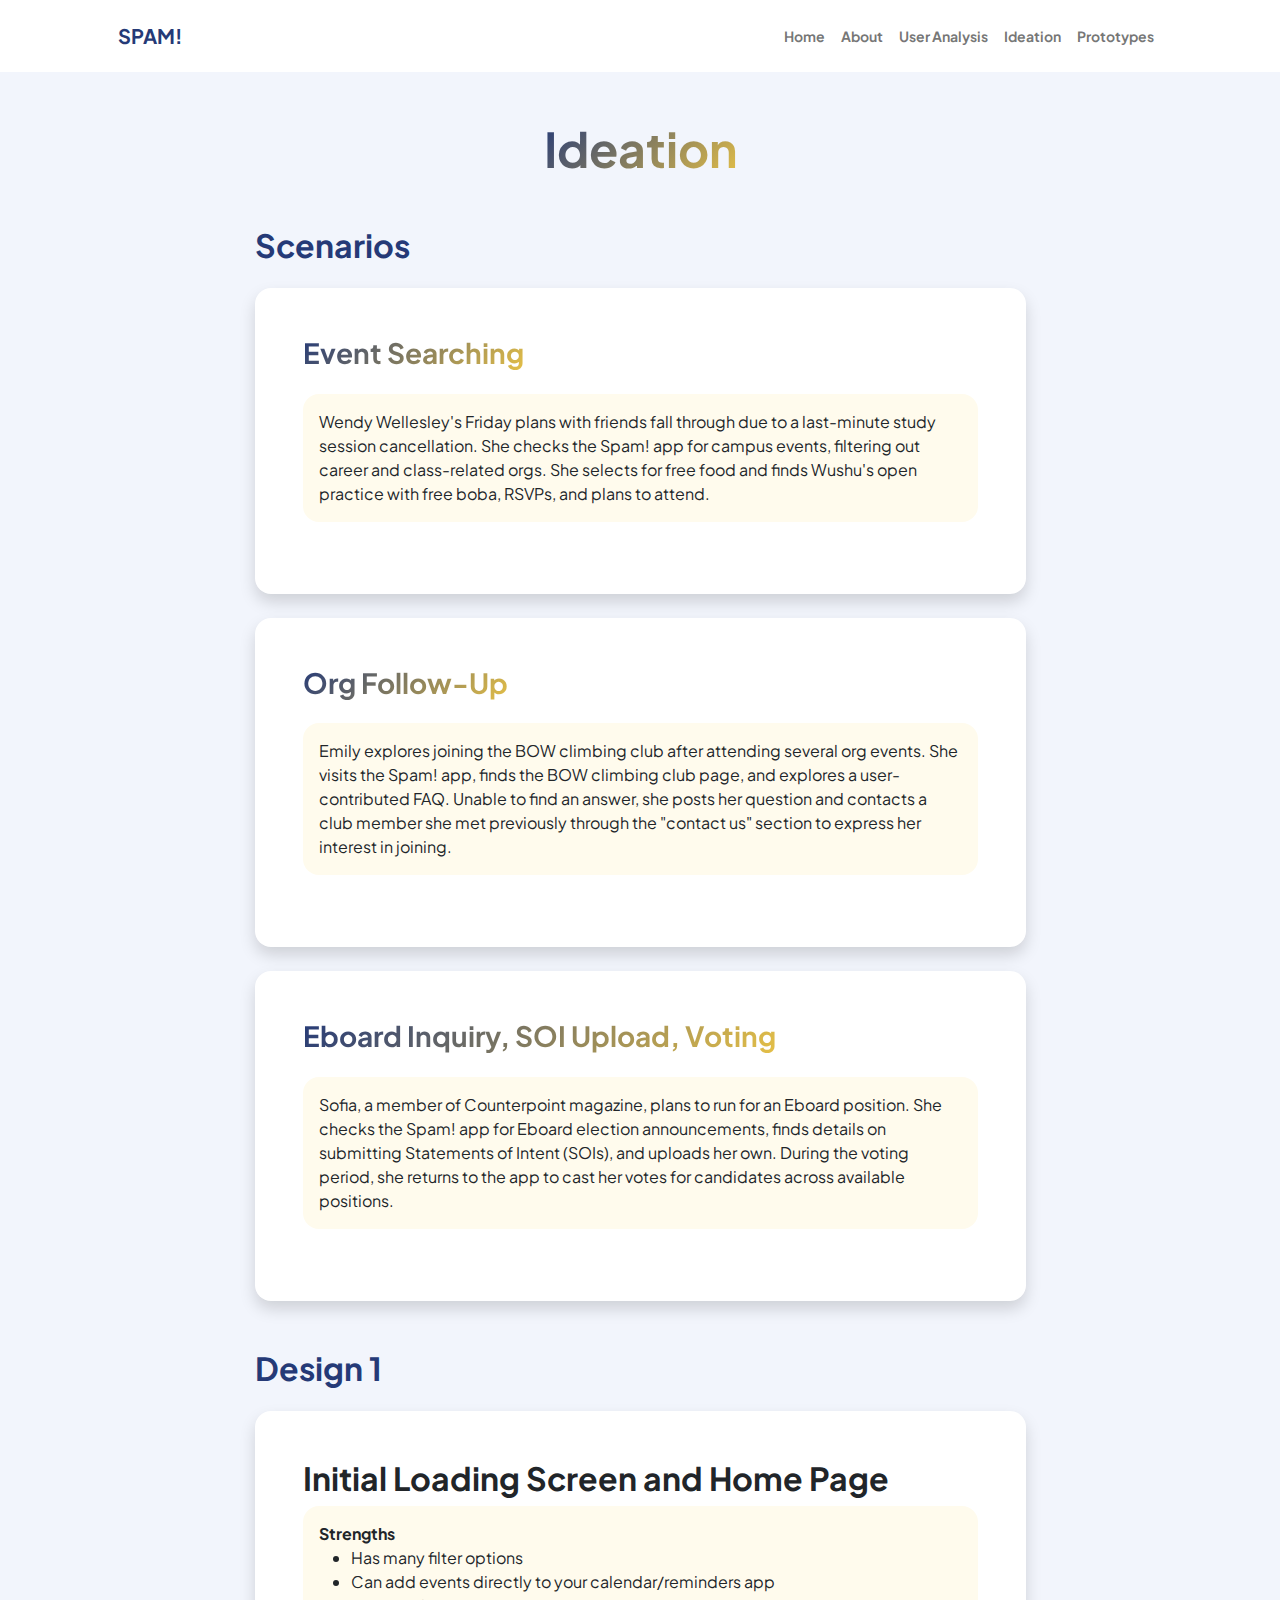
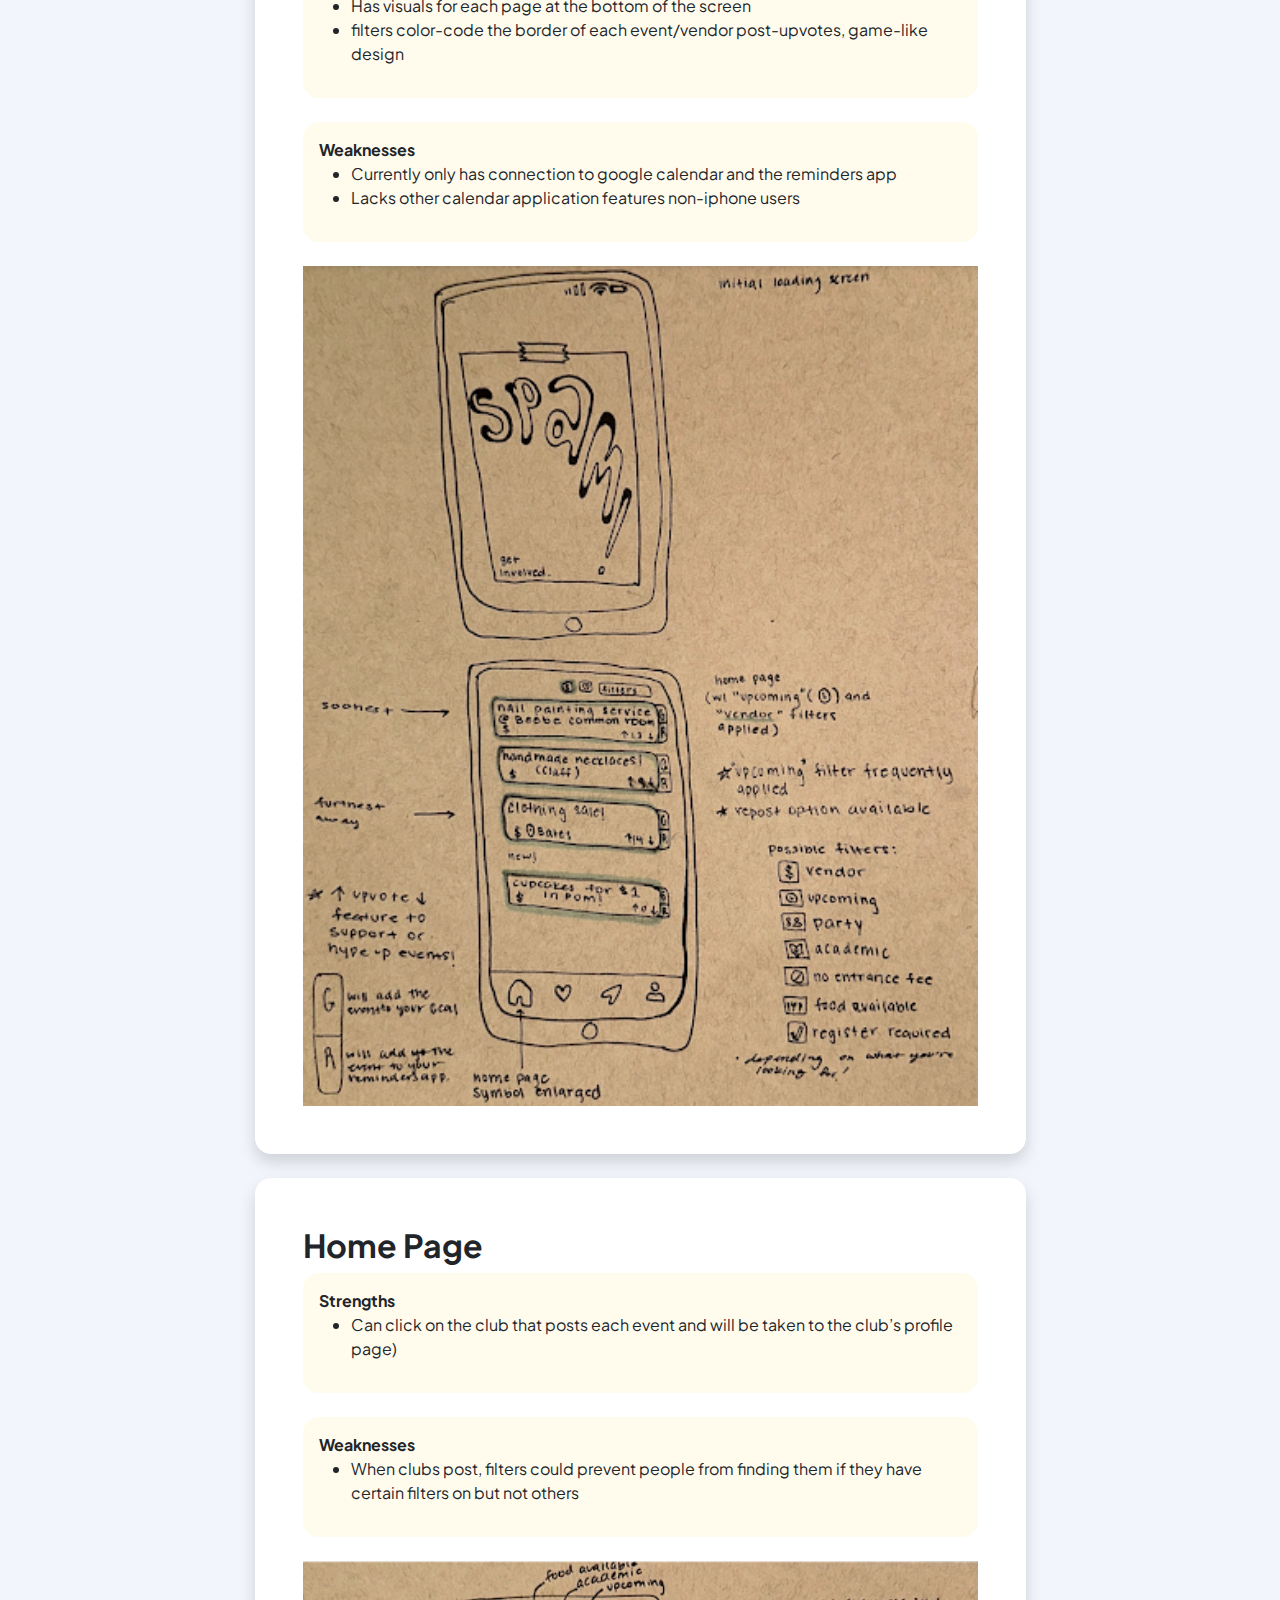
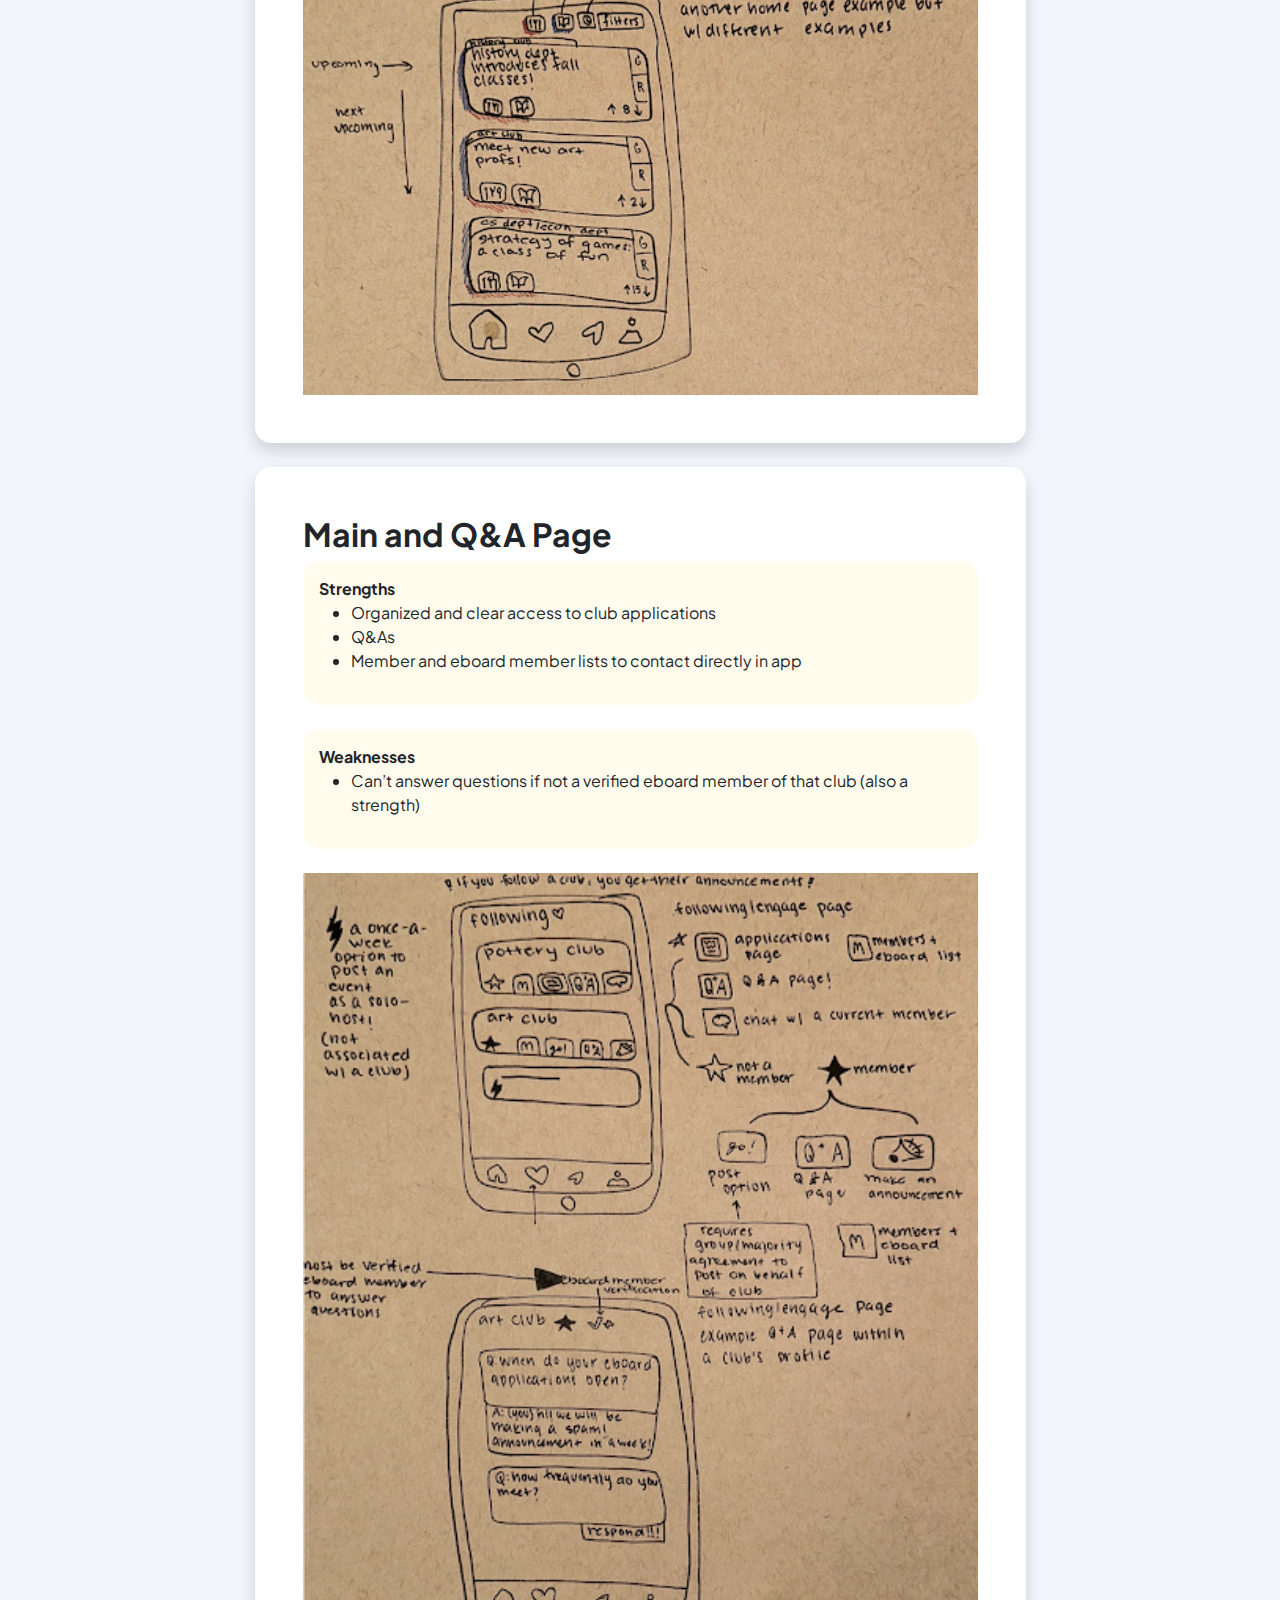
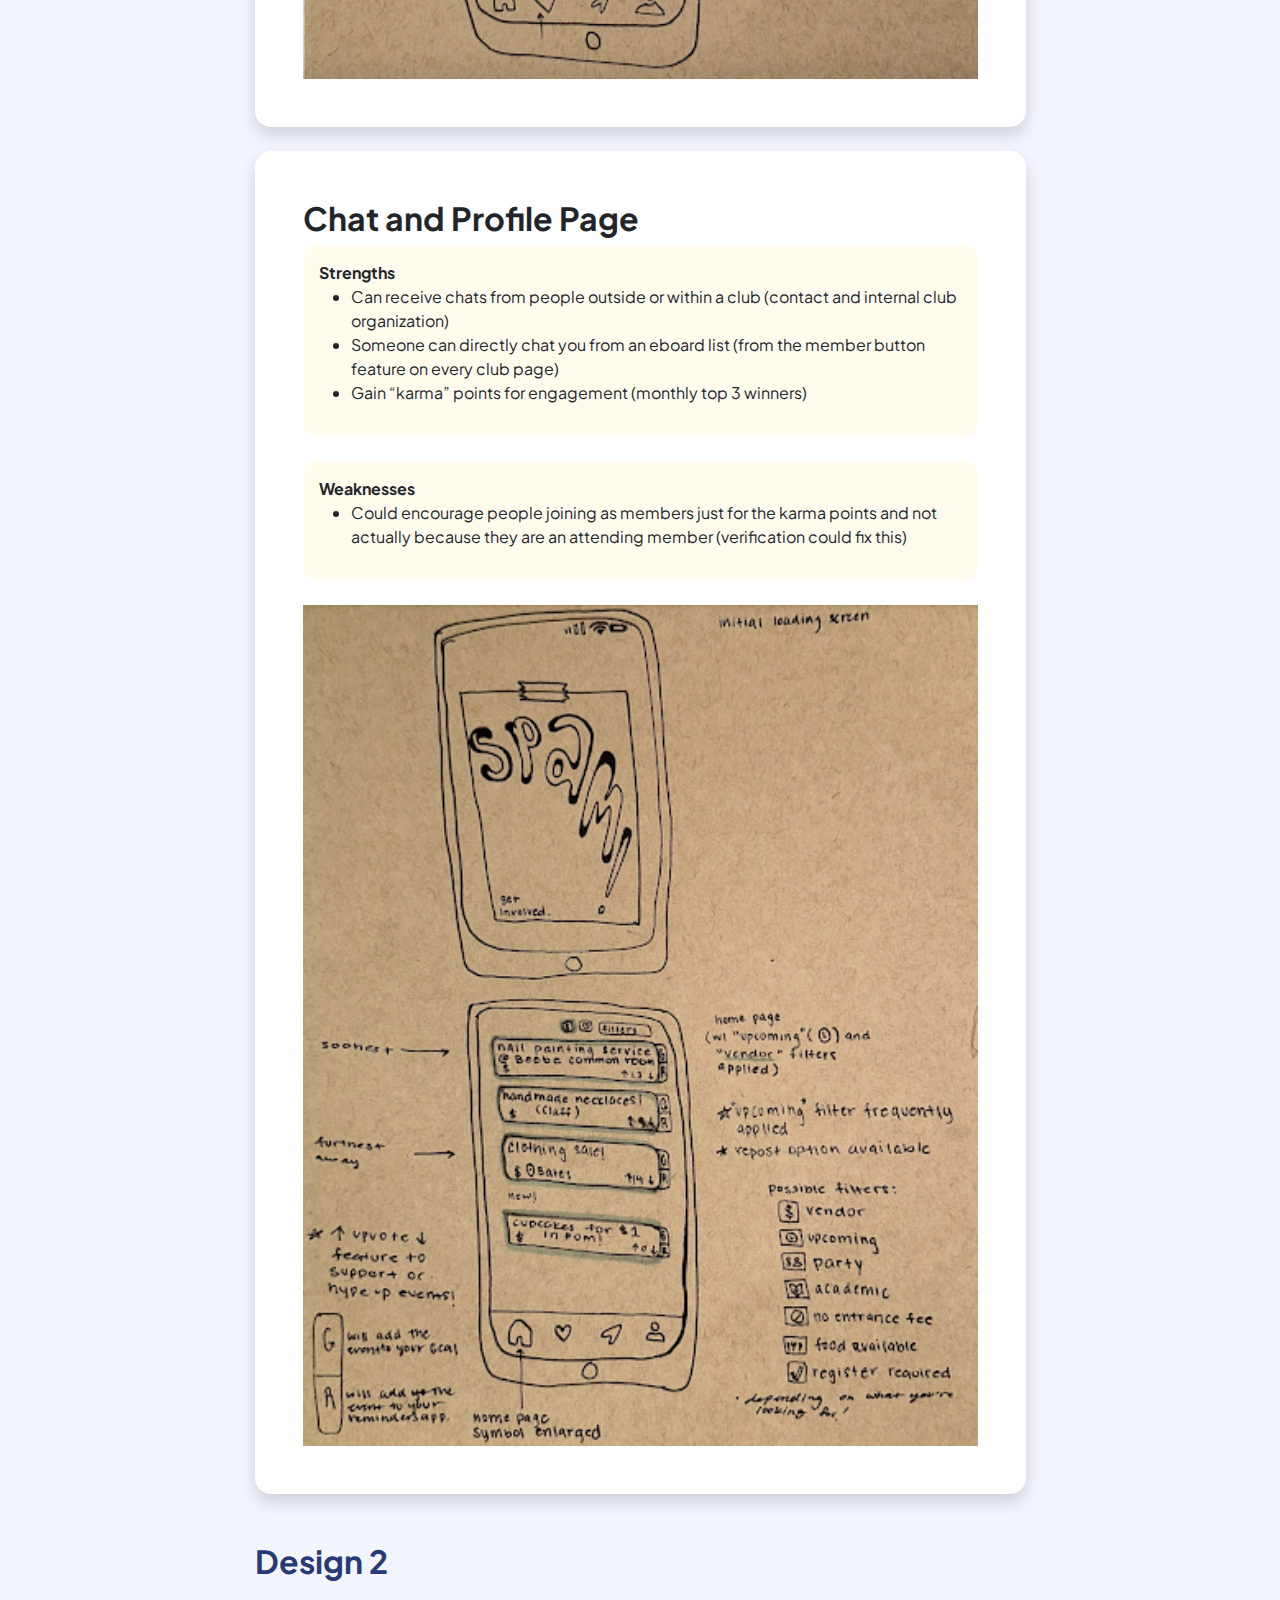
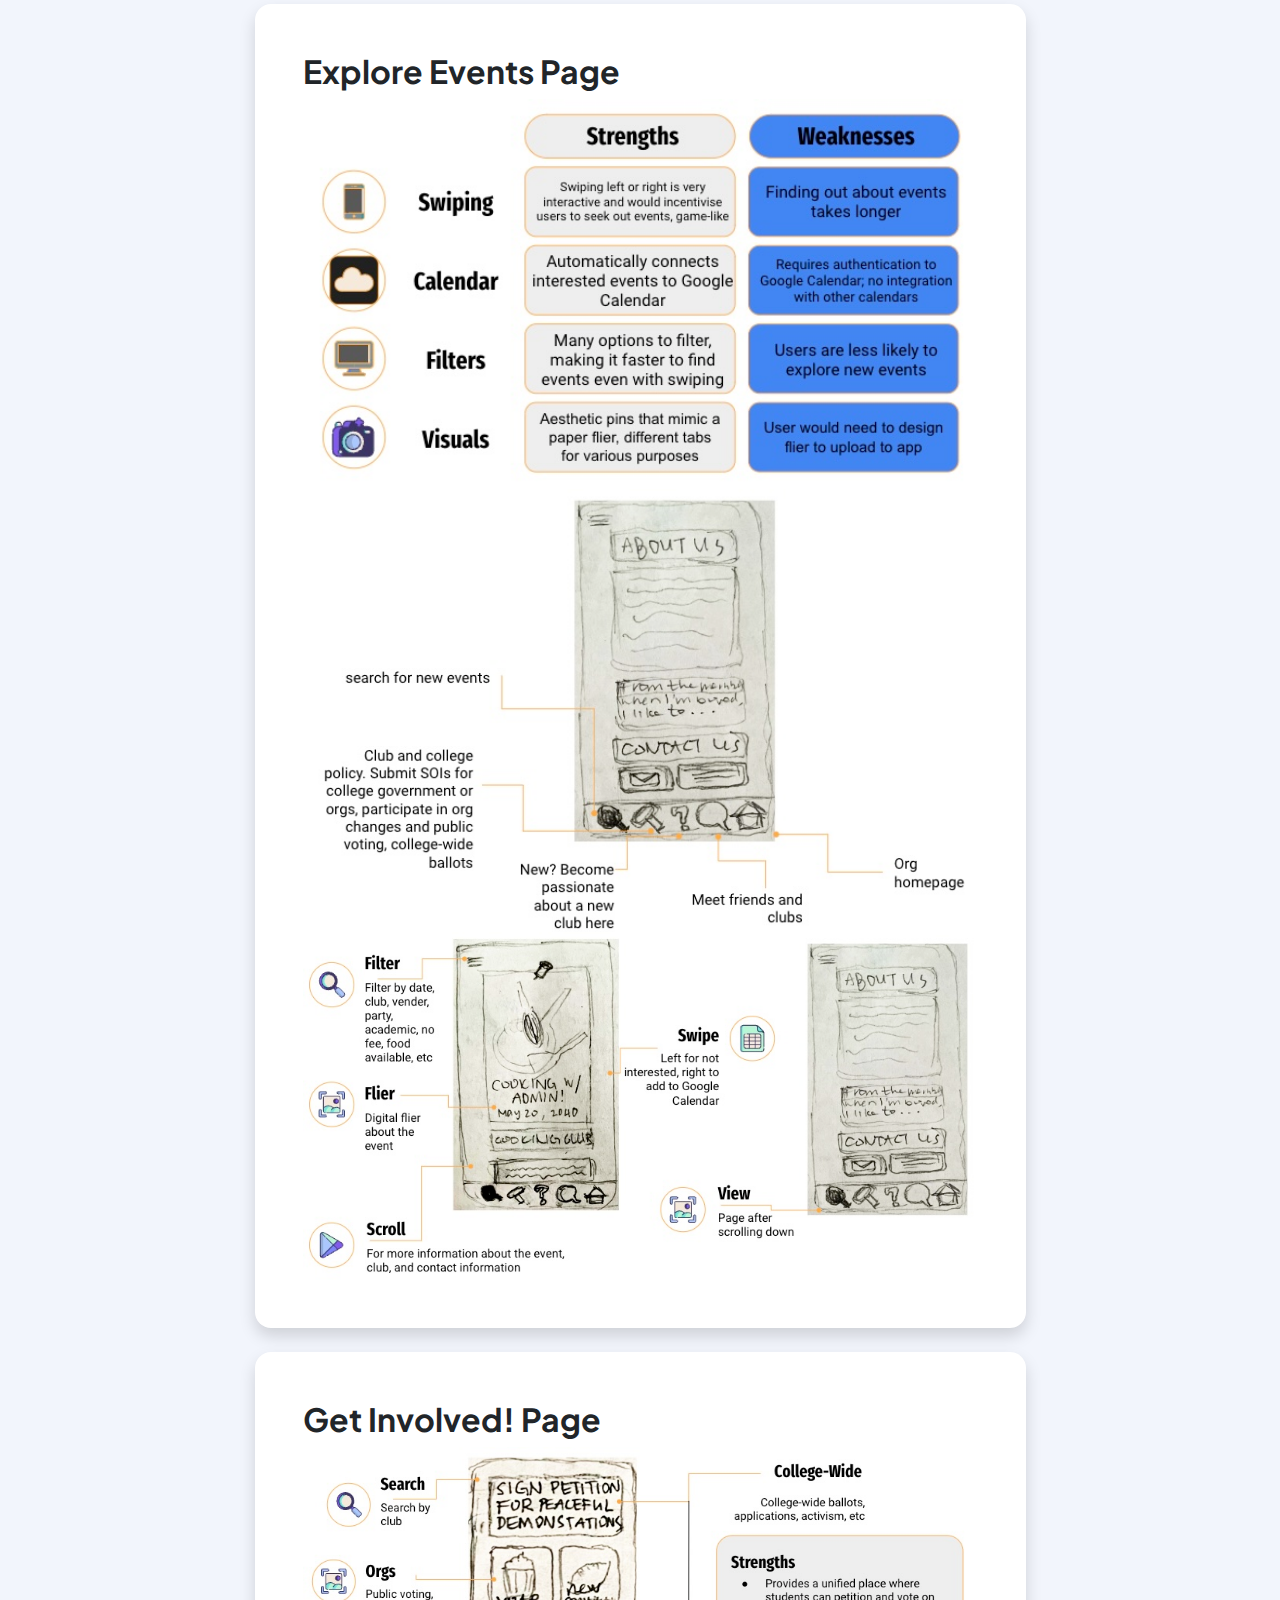
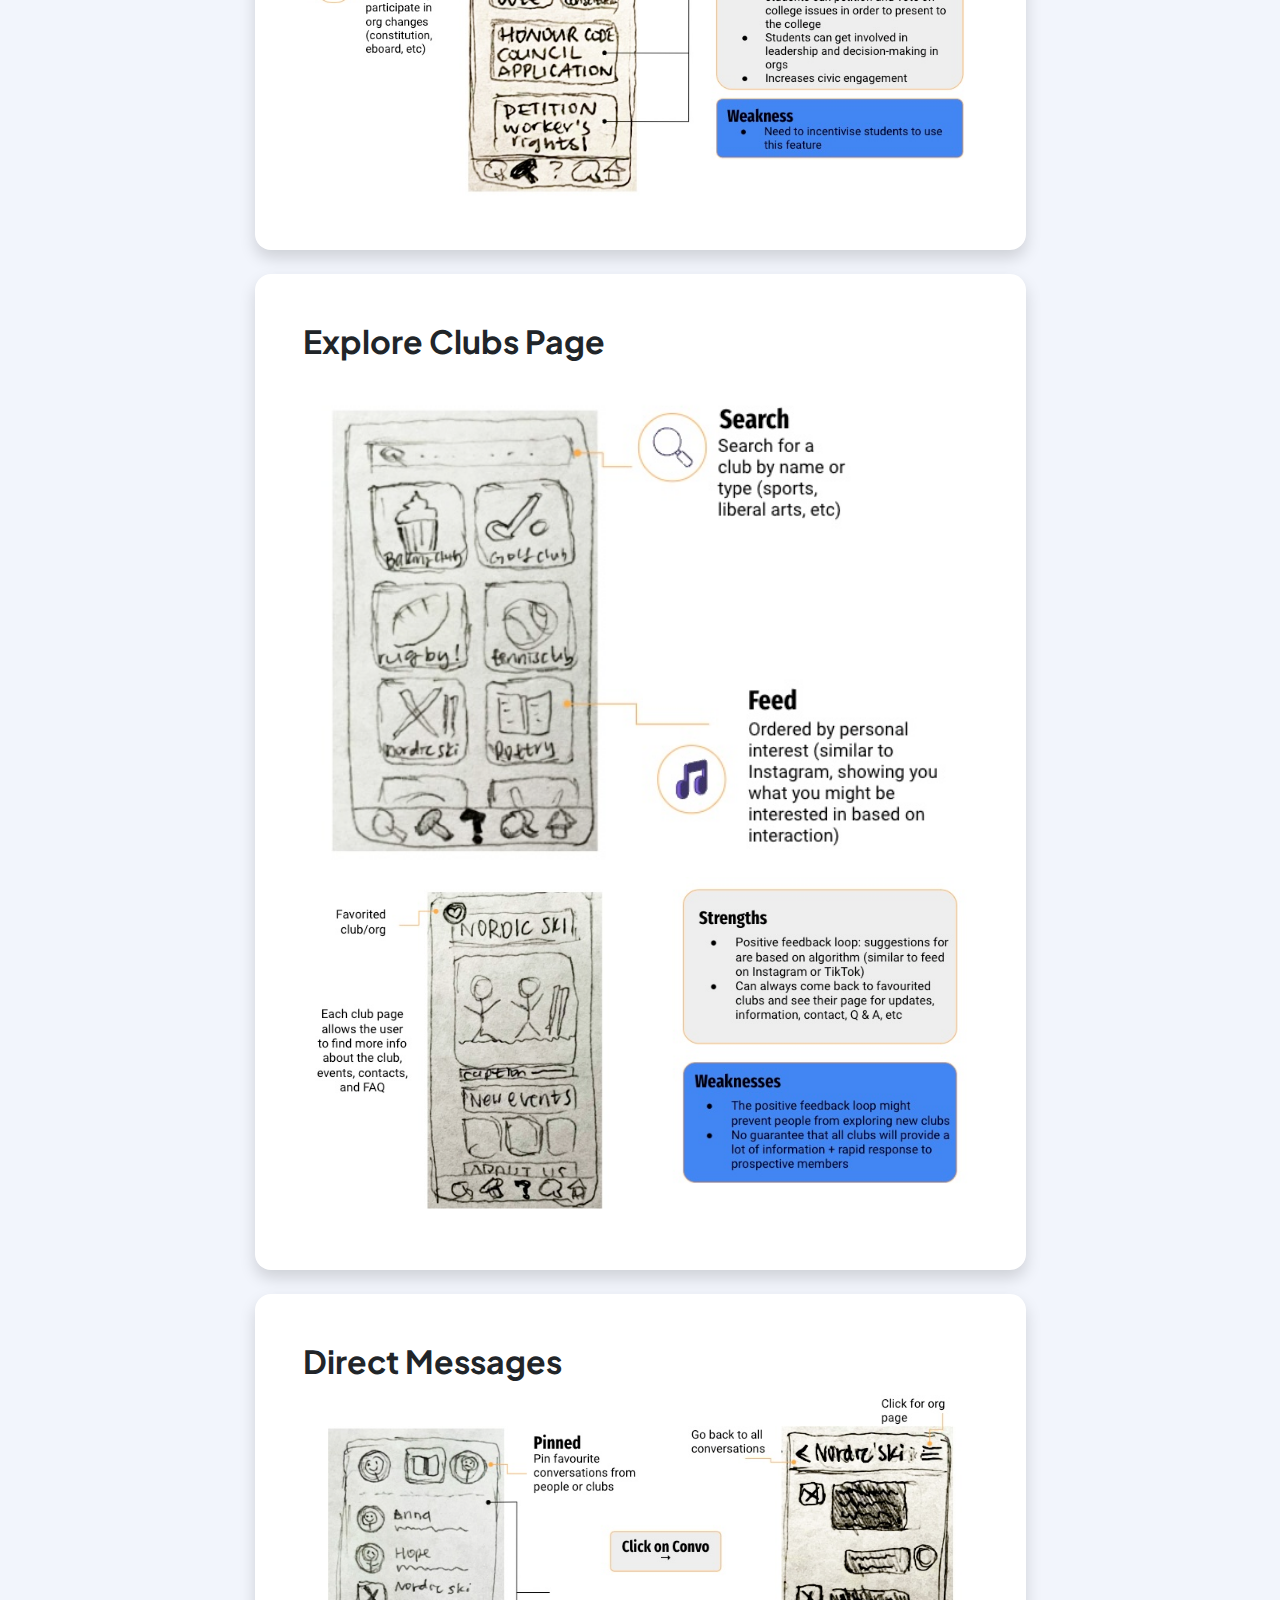
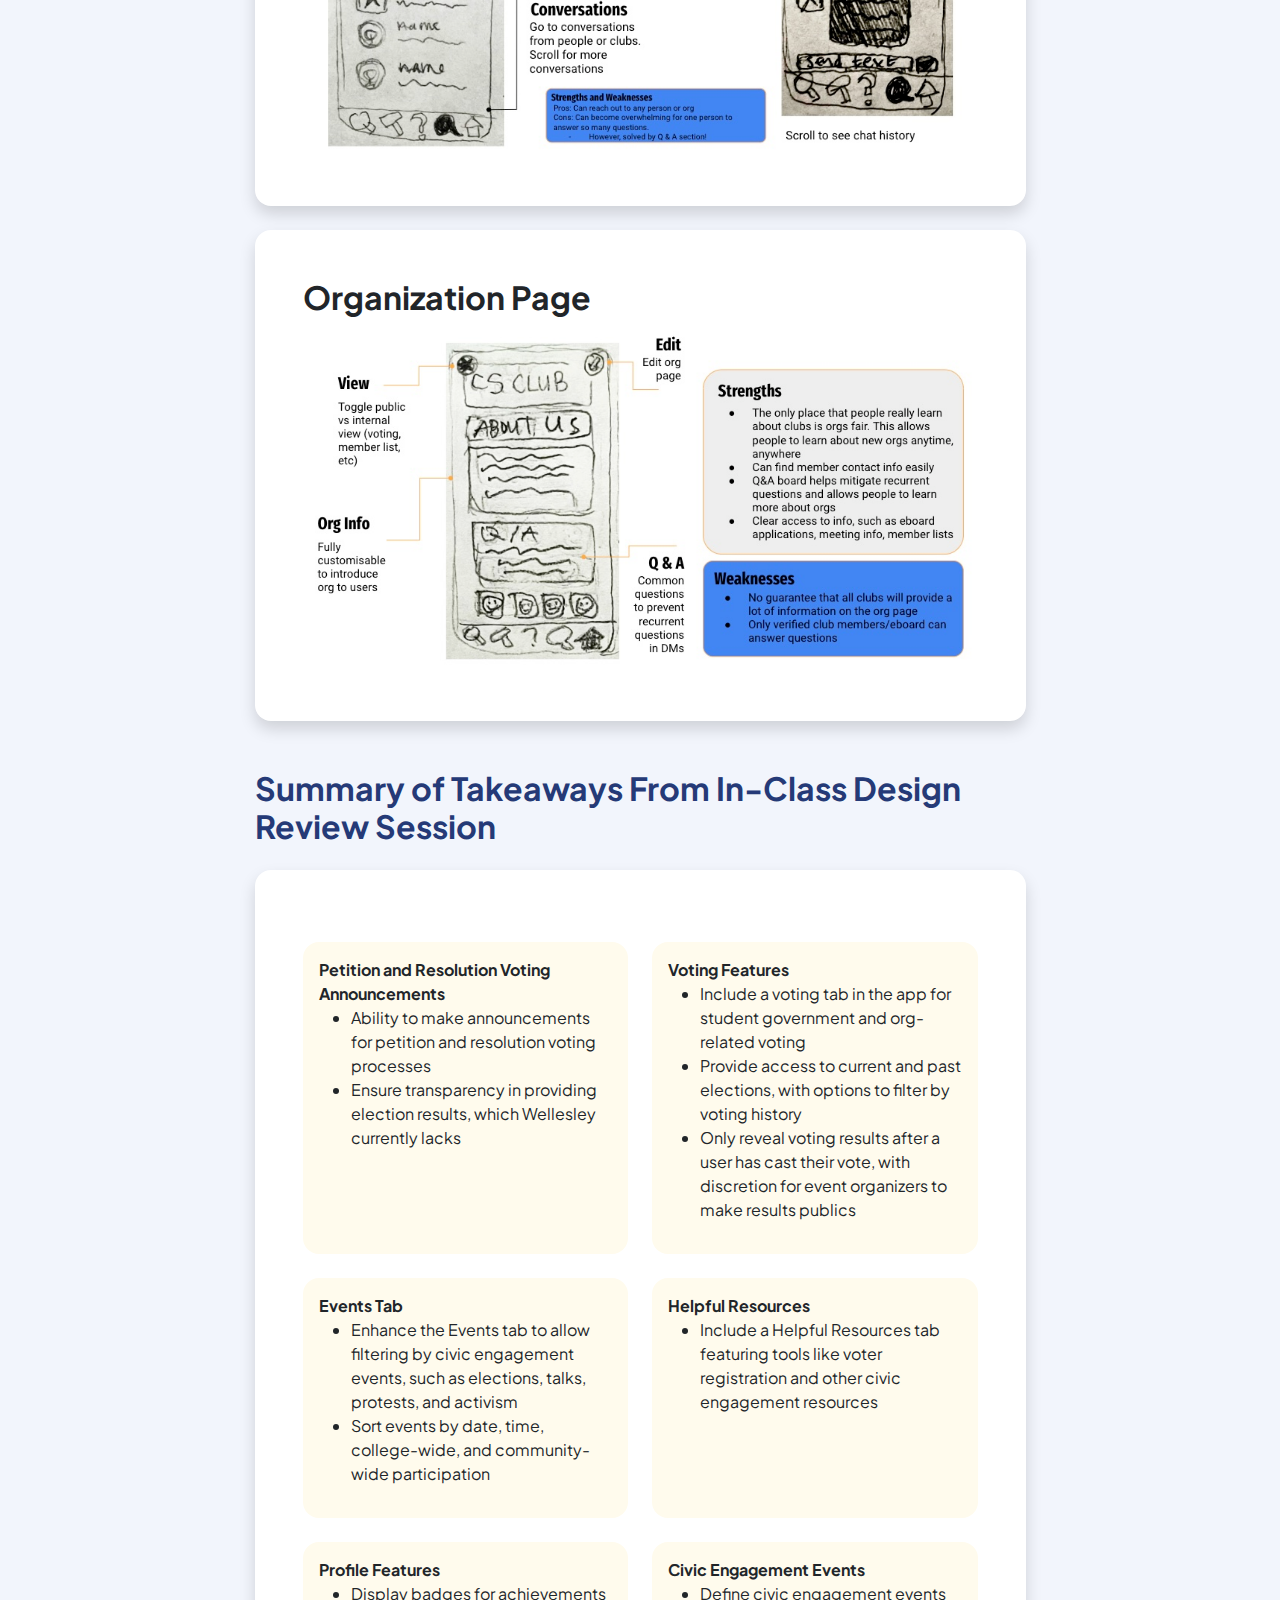
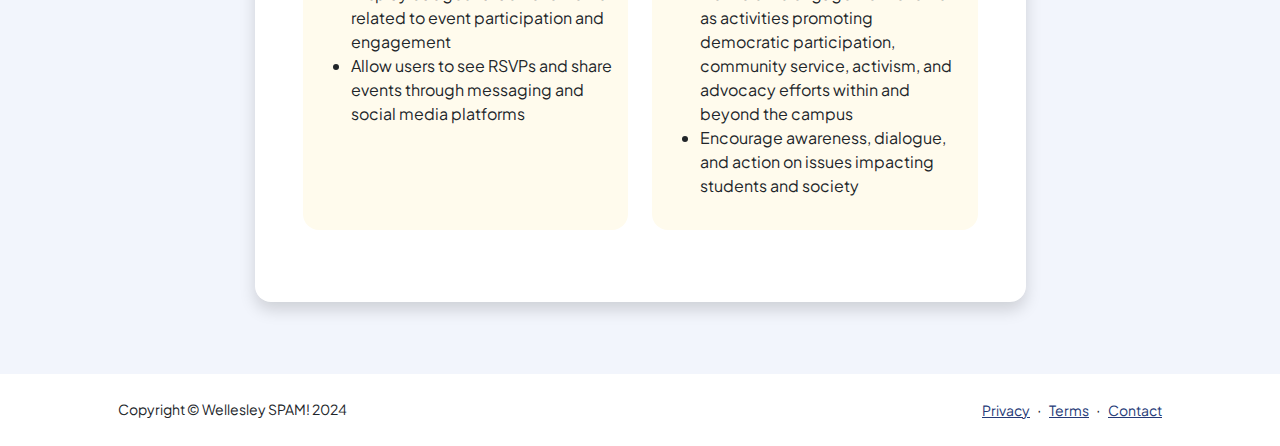
<file: ideation.html>
<!DOCTYPE html>
<html lang="en">
    <head>
        <meta charset="utf-8" />
        <meta name="viewport" content="width=device-width, initial-scale=1, shrink-to-fit=no" />
        <meta name="description" content="" />
        <meta name="author" content="" />
        <title>Modern Business - Start Bootstrap Template</title>
        <!-- Favicon-->
        <link rel="icon" type="image/x-icon" href="assets/favicon.ico" />
        <!-- Custom Google font-->
        <link rel="preconnect" href="https://fonts.googleapis.com" />
        <link rel="preconnect" href="https://fonts.gstatic.com" crossorigin />
        <link href="https://fonts.googleapis.com/css2?family=Plus+Jakarta+Sans:wght@100;200;300;400;500;600;700;800;900&amp;display=swap" rel="stylesheet" />
        <!-- Bootstrap icons-->
        <link href="https://cdn.jsdelivr.net/npm/bootstrap-icons@1.8.1/font/bootstrap-icons.css" rel="stylesheet" />
        <!-- Core theme CSS (includes Bootstrap)-->
        <link href="css/styles.css" rel="stylesheet" />
    </head>
    <body class="d-flex flex-column h-100 bg-light">
        <main class="flex-shrink-0">
            <!-- Navigation-->
            <nav class="navbar navbar-expand-lg navbar-light bg-white py-3">
                <div class="container px-5">
                    <a class="navbar-brand" href="index.html"><span class="fw-bolder text-primary">SPAM!</span></a>
                    <button class="navbar-toggler" type="button" data-bs-toggle="collapse" data-bs-target="#navbarSupportedContent" aria-controls="navbarSupportedContent" aria-expanded="false" aria-label="Toggle navigation"><span class="navbar-toggler-icon"></span></button>
                    <div class="collapse navbar-collapse" id="navbarSupportedContent">
                        <ul class="navbar-nav ms-auto mb-2 mb-lg-0 small fw-bolder">
                            <li class="nav-item"><a class="nav-link" href="index.html">Home</a></li>
                            <li class="nav-item"><a class="nav-link" href="about.html">About</a></li>
                            <li class="nav-item"><a class="nav-link" href="analysis.html">User Analysis</a></li>
                            <li class="nav-item"><a class="nav-link" href="ideation.html">Ideation</a></li>
                            <li class="nav-item"><a class="nav-link" href="prototypes.html">Prototypes</a></li>
                        </ul>
                    </div>
                </div>
            </nav>
            <!-- Page-->
            <div class="container px-5 my-5">
                <div class="text-center mb-5">
                    <h1 class="display-5 fw-bolder mb-0"><span class="text-gradient d-inline">Ideation</span></h1>
                </div>
                <div class="row gx-5 justify-content-center">
                    <div class="col-lg-11 col-xl-9 col-xxl-8">
                        <!-- Scenarios Section-->
                        <section>
                            <div class="d-flex align-items-center justify-content-between mb-4">
                                <h2 class="text-primary fw-bolder mb-0">Scenarios</h2>
                            </div>
                            <!-- Scenario Card 1-->
                            <div class="card shadow border-0 rounded-4 mb-4">
                                <div class="card-body p-5">
                                    <!-- Event Card-->
                                    <div class="text-center text-lg-start mb-4">
                                        <h3 class="fw-bolder mb-4"><span class="text-gradient d-inline">Event Searching</span></h3>
                                    </div>
                                    <!-- Event Description-->
                                    <div class="row row-cols-1 mt-4">
                                        <div class="col mb-4">
                                            <div class="d-flex flex-column bg-word rounded-4 p-3 h-100">
                                                <div>Wendy Wellesley's Friday plans with friends fall through due to a last-minute study session cancellation. She checks the Spam! app for campus events, filtering out career and class-related orgs. She selects for free food and finds Wushu's open practice with free boba, RSVPs, and plans to attend.</div>
                                            </div>
                                        </div>
                                    </div>
                                </div>
                            </div>
                            <!-- Scenario Card 2-->
                            <div class="card shadow border-0 rounded-4 mb-4">
                                <div class="card-body p-5">
                                    <!-- Org Follow-Up Card-->
                                    <div class="text-center text-lg-start mb-4">
                                        <h3 class="fw-bolder mb-4"><span class="text-gradient d-inline">Org Follow-Up</span></h3>
                                    </div>
                                    <!-- Org Follow-Up Description-->
                                    <div class="row row-cols-1 mt-4">
                                        <div class="col mb-4">
                                            <div class="d-flex flex-column bg-word rounded-4 p-3 h-100">
                                                <div>Emily explores joining the BOW climbing club after attending several org events. She visits the Spam! app, finds the BOW climbing club page, and explores a user-contributed FAQ. Unable to find an answer, she posts her question and contacts a club member she met previously through the "contact us" section to express her interest in joining.</div>
                                            </div>
                                        </div>
                                    </div>
                                </div>
                            </div>
                            <!-- Scenario Card 3-->
                            <div class="card shadow border-0 rounded-4 mb-4">
                                <div class="card-body p-5">
                                    <!-- SOI Card-->
                                    <div class="text-center text-lg-start mb-4">
                                        <h3 class="fw-bolder mb-4"><span class="text-gradient d-inline">Eboard Inquiry, SOI Upload, Voting</span></h3>
                                    </div>
                                    <!-- SOI Description-->
                                    <div class="row row-cols-1 mt-4">
                                        <div class="col mb-4">
                                            <div class="d-flex flex-column bg-word rounded-4 p-3 h-100">
                                                <div>Sofia, a member of Counterpoint magazine, plans to run for an Eboard position. She checks the Spam! app for Eboard election announcements, finds details on submitting Statements of Intent (SOIs), and uploads her own. During the voting period, she returns to the app to cast her votes for candidates across available positions.</div>
                                            </div>
                                        </div>
                                    </div>
                                </div>
                            </div>
                        </section>

                        <!-- Design 1-->
                        <section class="mt-5">
                            <div class="d-flex align-items-center justify-content-between mb-4">
                                <h2 class="text-primary fw-bolder mb-0">Design 1</h2>
                            </div>
                            <!-- 1.1-->
                            <div class="card overflow-hidden shadow rounded-4 border-0 mb-4">
                                <div class="card-body p-0">
                                    <div class="d-flex flex-column flex-lg-row align-items-center">
                                        <div class="p-5">
                                            <h2 class="fw-bolder">Initial Loading Screen and Home Page</h2>
                                            <div class="row">
                                                <div class="col-md-12 mb-4">
                                                    <div class="d-flex flex-column bg-word rounded-4 p-3 h-100">
                                                        <div class="fw-bold">Strengths</div>
                                                        <ul>
                                                            <li>Has many filter options</li>
                                                            <li>Can add events directly to your calendar/reminders app</li>
                                                            <li>Has visuals for each page at the bottom of the screen</li>
                                                            <li>filters color-code the border of each event/vendor post-upvotes, game-like design</li>
                                                        </ul>
                                                    </div>
                                                </div>
                                                <div class="col-md-12 mb-4">
                                                    <div class="d-flex flex-column bg-word rounded-4 p-3 h-100">
                                                        <div class="fw-bold">Weaknesses</div>
                                                        <ul>
                                                            <li>Currently only has connection to google calendar and the reminders app</li>
                                                            <li>Lacks other calendar application features non-iphone users</li>
                                                        </ul>
                                                    </div>
                                                </div>
                                                <img class="img-fluid mb-4 mb-md-0" src="./assets//design_photos/D1.png" alt="..." />
                                            </div>
                                        </div>
                                    </div>
                                </div>
                            </div>

                            <!-- 1.2-->
                            <div class="card overflow-hidden shadow rounded-4 border-0 mb-4">
                                <div class="card-body p-0">
                                    <div class="d-flex flex-column flex-lg-row align-items-center">
                                        <div class="p-5">
                                            <h2 class="fw-bolder">Home Page</h2>
                                            <div class="row">
                                                <div class="col-md-12 mb-4">
                                                    <div class="d-flex flex-column bg-word rounded-4 p-3 h-100">
                                                        <div class="fw-bold">Strengths</div>
                                                        <ul>
                                                            <li>Can click on the club that posts each event and will be taken to the club’s profile page)</li>
                                                        </ul>
                                                    </div>
                                                </div>
                                                <div class="col-md-12 mb-4">
                                                    <div class="d-flex flex-column bg-word rounded-4 p-3 h-100">
                                                        <div class="fw-bold">Weaknesses</div>
                                                        <ul>
                                                            <li>When clubs post, filters could prevent people from finding them if they have certain filters on but not others</li>
                                                        </ul>
                                                    </div>
                                                </div>
                                                <img class="img-fluid mb-4 mb-md-0" src="./assets//design_photos/D2.png" alt="..." />
                                            </div>
                                        </div>
                                    </div>
                                </div>
                            </div>
                            <!-- 1.3-->
                            <div class="card overflow-hidden shadow rounded-4 border-0 mb-4">
                                <div class="card-body p-0">
                                    <div class="d-flex flex-column flex-lg-row align-items-center">
                                        <div class="p-5">
                                            <h2 class="fw-bolder">Main and Q&A Page</h2>
                                            <div class="row">
                                                <div class="col-md-12 mb-4">
                                                    <div class="d-flex flex-column bg-word rounded-4 p-3 h-100">
                                                        <div class="fw-bold">Strengths</div>
                                                        <ul>
                                                            <li>Organized and clear access to club applications</li>
                                                            <li>Q&As</li>
                                                            <li>Member and eboard member lists to contact directly in app</li>
                                                        </ul>
                                                    </div>
                                                </div>
                                                <div class="col-md-12 mb-4">
                                                    <div class="d-flex flex-column bg-word rounded-4 p-3 h-100">
                                                        <div class="fw-bold">Weaknesses</div>
                                                        <ul>
                                                            <li>Can’t answer questions if not a verified eboard member of that club (also a strength)</li>
                                                        </ul>
                                                    </div>
                                                </div>
                                                <img class="img-fluid mb-4 mb-md-0" src="./assets//design_photos/D3.png" alt="..." />
                                            </div>
                                        </div>
                                    </div>
                                </div>
                            </div>
                             <!-- 1.4-->
                            <div class="card overflow-hidden shadow rounded-4 border-0 mb-4">
                                <div class="card-body p-0">
                                    <div class="d-flex flex-column flex-lg-row align-items-center">
                                        <div class="p-5">
                                            <h2 class="fw-bolder">Chat and Profile Page</h2>
                                            <div class="row">
                                                <div class="col-md-12 mb-4">
                                                    <div class="d-flex flex-column bg-word rounded-4 p-3 h-100">
                                                        <div class="fw-bold">Strengths</div>
                                                        <ul>
                                                            <li>Can receive chats from people outside or within a club (contact and internal club organization)</li>
                                                            <li>Someone can directly chat you from an eboard list (from the member button feature on every club page)</li>
                                                            <li>Gain “karma” points for engagement (monthly top 3 winners)</li>
                                                        </ul>
                                                    </div>
                                                </div>
                                                <div class="col-md-12 mb-4">
                                                    <div class="d-flex flex-column bg-word rounded-4 p-3 h-100">
                                                        <div class="fw-bold">Weaknesses</div>
                                                        <ul>
                                                            <li>Could encourage people joining as members just for the karma points and not actually because they are an attending member (verification could fix this)</li>
                                                        </ul>
                                                    </div>
                                                </div>
                                                <img class="img-fluid mb-4 mb-md-0" src="./assets//design_photos/D1.png" alt="..." />
                                            </div>
                                        </div>
                                    </div>
                                </div>
                            </div>
                        </section>

                        <!-- Design 2-->
                        <section class="mt-5">
                            <div class="d-flex align-items-center justify-content-between mb-4">
                                <h2 class="text-primary fw-bolder mb-0">Design 2</h2>
                            </div>
                            <!-- 2.1-->
                            <div class="card overflow-hidden shadow rounded-4 border-0 my-4">
                                <div class="card-body p-0">
                                    <div class="d-flex flex-column flex-lg-row align-items-center">
                                        <div class="p-5">
                                            <h2 class="fw-bolder">Explore Events Page</h2>
                                            <div class="row">
                                                <img class="img-fluid mb-4 mb-md-0" src="./assets//design_photos/D7.jpg" alt="..." />
                                                <img class="img-fluid mb-4 mb-md-0" src="./assets//design_photos/D5.jpg" alt="..." />
                                                <img class="img-fluid mb-4 mb-md-0" src="./assets//design_photos/D6.jpg" alt="..." />
                                            </div>
                                        </div>
                                    </div>
                                </div>
                            </div>
                            <!-- 2.2-->
                            <div class="card overflow-hidden shadow rounded-4 border-0 mb-4">
                                <div class="card-body p-0">
                                    <div class="d-flex flex-column flex-lg-row align-items-center">
                                        <div class="p-5">
                                            <h2 class="fw-bolder">Get Involved! Page</h2>
                                            <div class="row">
                                                <img class="img-fluid mb-4 mb-md-0" src="./assets//design_photos/D8.jpg" alt="..." />
                                            </div>
                                        </div>
                                    </div>
                                </div>
                            </div>
                            <!-- 2.3-->
                            <div class="card overflow-hidden shadow rounded-4 border-0 mb-4">
                                <div class="card-body p-0">
                                    <div class="d-flex flex-column flex-lg-row align-items-center">
                                        <div class="p-5">
                                            <h2 class="fw-bolder">Explore Clubs Page</h2>
                                            <div class="row">
                                                <img class="img-fluid mb-4 mb-md-0" src="./assets//design_photos/D9.jpg" alt="..." />
                                                <img class="img-fluid mb-4 mb-md-0" src="./assets//design_photos/D10.jpg" alt="..." />
                                            </div>
                                        </div>
                                    </div>
                                </div>
                            </div>
                            <!-- 2.4-->
                            <div class="card overflow-hidden shadow rounded-4 border-0 mb-4">
                                <div class="card-body p-0">
                                    <div class="d-flex flex-column flex-lg-row align-items-center">
                                        <div class="p-5">
                                            <h2 class="fw-bolder">Direct Messages</h2>
                                            <div class="row">
                                                <img class="img-fluid mb-4 mb-md-0" src="./assets//design_photos/D11.jpg" alt="..." />
                                            </div>
                                        </div>
                                    </div>
                                </div>
                            </div>
                            <!-- 2.5-->
                            <div class="card overflow-hidden shadow rounded-4 border-0 mb-4">
                                <div class="card-body p-0">
                                    <div class="d-flex flex-column flex-lg-row align-items-center">
                                        <div class="p-5">
                                            <h2 class="fw-bolder">Organization Page</h2>
                                            <div class="row">
                                                <img class="img-fluid mb-4 mb-md-0" src="./assets//design_photos/D12.jpg" alt="..." />
                                            </div>
                                        </div>
                                    </div>
                                </div>
                            </div>
                        </section>

                        <!-- Summary of takeaways from in-class design review session Section-->
                        <section class="mt-5">
                            <div class="d-flex align-items-center justify-content-between mb-4">
                                <h2 class="text-primary fw-bolder mb-0">Summary of Takeaways From In-Class Design Review Session</h2>
                            </div>
                            <div class="card shadow border-0 rounded-4 mb-4">
                                <div class="card-body p-5">
                                    <!-- Takeaway Description-->
                                    <div class="row row-cols-1 row-cols-md-2 mt-4">
                                        <div class="col mb-4">
                                            <div class="d-flex flex-column bg-word rounded-4 p-3 h-100">
                                                <div class="fw-bold">Petition and Resolution Voting Announcements</div>
                                                <ul>
                                                    <li>Ability to make announcements for petition and resolution voting processes</li>
                                                    <li>Ensure transparency in providing election results, which Wellesley currently lacks</li>
                                                </ul>
                                            </div>
                                        </div>
                                        <div class="col mb-4">
                                            <div class="d-flex flex-column bg-word rounded-4 p-3 h-100">
                                                <div class="fw-bold">Voting Features</div>
                                                <ul>
                                                    <li>Include a voting tab in the app for student government and org-related voting</li>
                                                    <li>Provide access to current and past elections, with options to filter by voting history</li>
                                                    <li>Only reveal voting results after a user has cast their vote, with discretion for event organizers to make results publics</li>
                                                </ul>
                                            </div>
                                        </div>
                                        <div class="col mb-4">
                                            <div class="d-flex flex-column bg-word rounded-4 p-3 h-100">
                                                <div class="fw-bold">Events Tab</div>
                                                <ul>
                                                    <li>Enhance the Events tab to allow filtering by civic engagement events, such as elections, talks, protests, and activism</li>
                                                    <li>Sort events by date, time, college-wide, and community-wide participation</li>
                                                </ul>
                                            </div>
                                        </div>
                                        <div class="col mb-4">
                                            <div class="d-flex flex-column bg-word rounded-4 p-3 h-100">
                                                <div class="fw-bold">Helpful Resources</div>
                                                <ul>
                                                    <li>Include a Helpful Resources tab featuring tools like voter registration and other civic engagement resources</li>
                                                </ul>
                                            </div>
                                        </div>
                                        <div class="col mb-4">
                                            <div class="d-flex flex-column bg-word rounded-4 p-3 h-100">
                                                <div class="fw-bold">Profile Features</div>
                                                <ul>
                                                    <li>Display badges for achievements related to event participation and engagement</li>
                                                    <li>Allow users to see RSVPs and share events through messaging and social media platforms</li>
                                                </ul>
                                            </div>
                                        </div>
                                        <div class="col mb-4">
                                            <div class="d-flex flex-column bg-word rounded-4 p-3 h-100">
                                                <div class="fw-bold">Civic Engagement Events</div>
                                                <ul>
                                                    <li>Define civic engagement events as activities promoting democratic participation, community service, activism, and advocacy efforts within and beyond the campus</li>
                                                    <li>Encourage awareness, dialogue, and action on issues impacting students and society</li>
                                                </ul>
                                            </div>
                                        </div>
                                    </div>
                                </div>
                            </div>
                        </section>


                    </div>
                </div>
        </main>
        <!-- Footer-->
        <footer class="bg-white py-4 mt-auto">
            <div class="container px-5">
                <div class="row align-items-center justify-content-between flex-column flex-sm-row">
                    <div class="col-auto"><div class="small m-0">Copyright &copy; Wellesley SPAM! 2024</div></div>
                    <div class="col-auto">
                        <a class="small" href="#!">Privacy</a>
                        <span class="mx-1">&middot;</span>
                        <a class="small" href="#!">Terms</a>
                        <span class="mx-1">&middot;</span>
                        <a class="small" href="#!">Contact</a>
                    </div>
                </div>
            </div>
        </footer>
        <!-- Bootstrap core JS-->
        <script src="https://cdn.jsdelivr.net/npm/bootstrap@5.2.3/dist/js/bootstrap.bundle.min.js"></script>
        <!-- Core theme JS-->
        <script src="js/scripts.js"></script>
    </body>
</html>
</file>
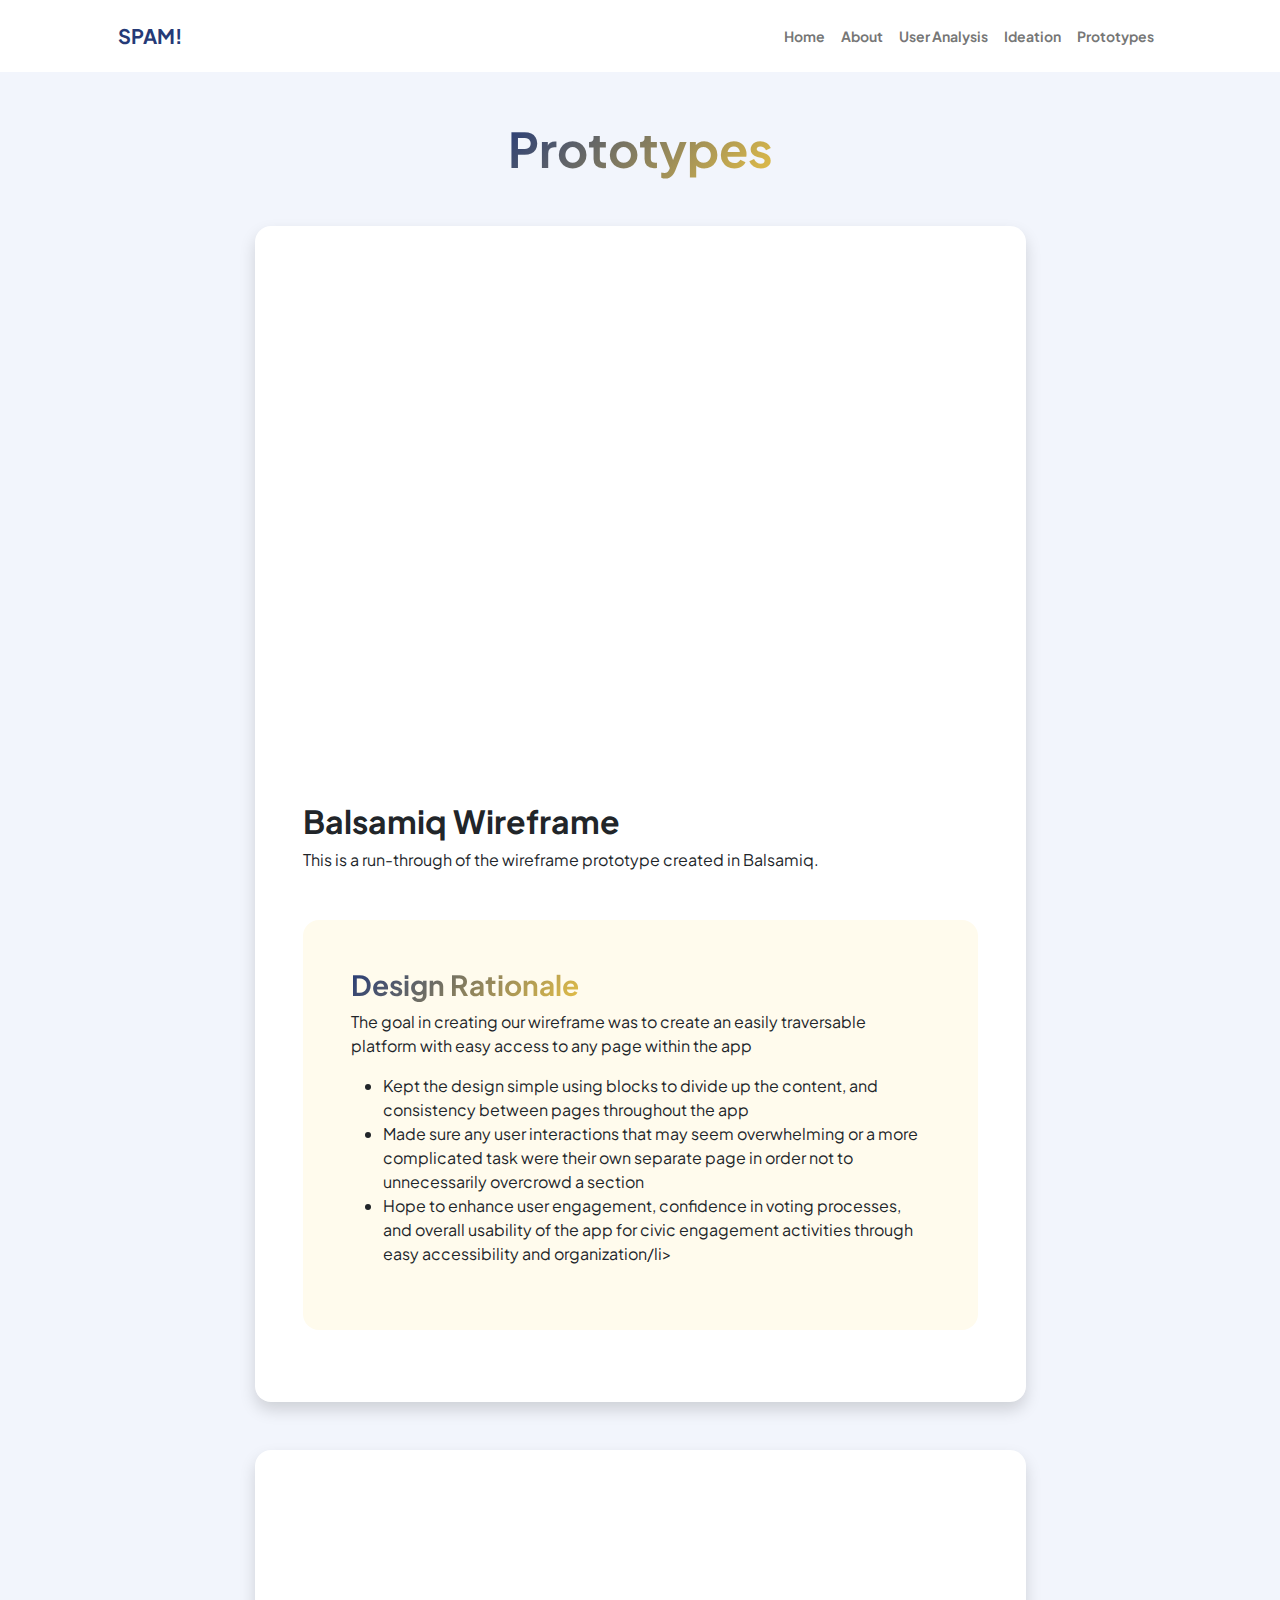
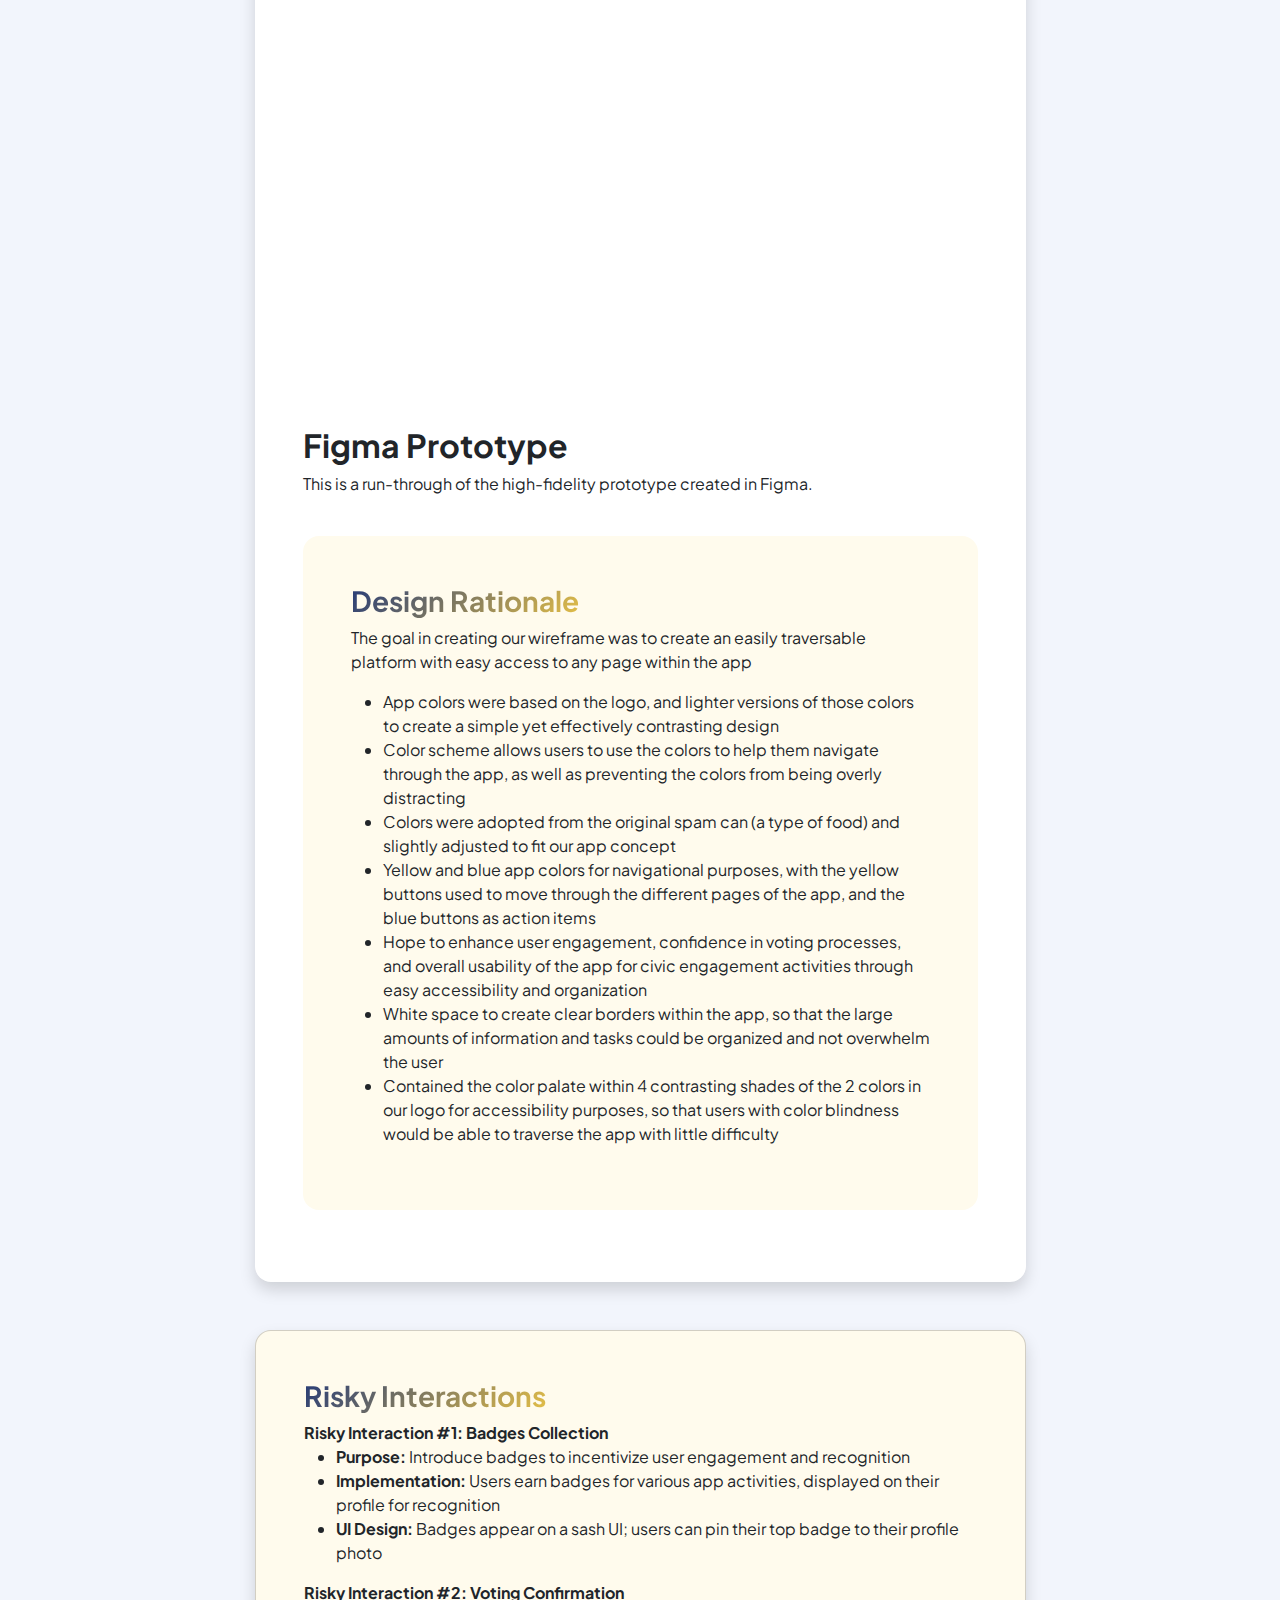
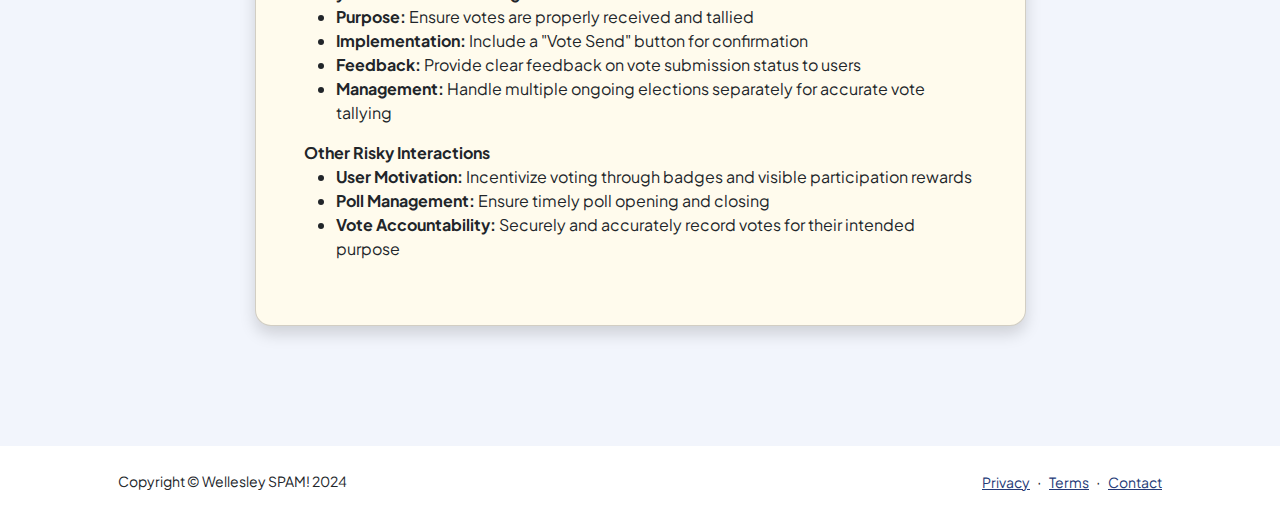
<file: prototypes.html>
<!DOCTYPE html>
<html lang="en">
    <head>
        <meta charset="utf-8" />
        <meta name="viewport" content="width=device-width, initial-scale=1, shrink-to-fit=no" />
        <meta name="description" content="" />
        <meta name="author" content="" />
        <title>Prototypes</title>
        <!-- Favicon-->
        <link rel="icon" type="image/x-icon" href="assets/favicon.ico" />
        <!-- Custom Google font-->
        <link rel="preconnect" href="https://fonts.googleapis.com" />
        <link rel="preconnect" href="https://fonts.gstatic.com" crossorigin />
        <link href="https://fonts.googleapis.com/css2?family=Plus+Jakarta+Sans:wght@100;200;300;400;500;600;700;800;900&amp;display=swap" rel="stylesheet" />
        <!-- Bootstrap icons-->
        <link href="https://cdn.jsdelivr.net/npm/bootstrap-icons@1.8.1/font/bootstrap-icons.css" rel="stylesheet" />
        <!-- Core theme CSS (includes Bootstrap)-->
        <link href="css/styles.css" rel="stylesheet" />
    </head>
    <body class="d-flex flex-column h-100 bg-light">
        <main class="flex-shrink-0">
            <!-- Navigation-->
            <nav class="navbar navbar-expand-lg navbar-light bg-white py-3">
                <div class="container px-5">
                    <a class="navbar-brand" href="index.html"><span class="fw-bolder text-primary">SPAM!</span></a>
                    <button class="navbar-toggler" type="button" data-bs-toggle="collapse" data-bs-target="#navbarSupportedContent" aria-controls="navbarSupportedContent" aria-expanded="false" aria-label="Toggle navigation"><span class="navbar-toggler-icon"></span></button>
                    <div class="collapse navbar-collapse" id="navbarSupportedContent">
                        <ul class="navbar-nav ms-auto mb-2 mb-lg-0 small fw-bolder">
                            <li class="nav-item"><a class="nav-link" href="index.html">Home</a></li>
                            <li class="nav-item"><a class="nav-link" href="about.html">About</a></li>
                            <li class="nav-item"><a class="nav-link" href="analysis.html">User Analysis</a></li>
                            <li class="nav-item"><a class="nav-link" href="ideation.html">Ideation</a></li>
                            <li class="nav-item"><a class="nav-link" href="prototypes.html">Prototypes</a></li>
                        </ul>
                    </div>
                </div>
            </nav>
            <!-- Projects Section-->
            <section class="py-5">
                <div class="container px-5 mb-5">
                    <div class="text-center mb-5">
                        <h1 class="display-5 fw-bolder mb-0"><span class="text-gradient d-inline">Prototypes</span></h1>
                    </div>
                    <div class="row gx-5 justify-content-center">
                        <div class="col-lg-11 col-xl-9 col-xxl-8">
                            <!-- Project Card 1-->
                            <div class="card overflow-hidden shadow rounded-4 border-0 mb-5">
                                <div class="card-body p-0">
                                    <div class="d-flex align-items-center justify-content-center">
                                        <div class="p-5 w-100">
                                            <iframe class="video w-100" style="margin: 0 auto;" height="315" src="https://www.youtube.com/embed/ntP1aZLwSps" frameborder="0" allow="accelerometer; autoplay; clipboard-write; encrypted-media; gyroscope; picture-in-picture" allowfullscreen></iframe>
                                            <h2 class="fw-bolder mt-3">Balsamiq Wireframe</h2>
                                            <p class="mb-4">This is a run-through of the wireframe prototype created in Balsamiq.</p>
                                            <div class="d-flex justify-content-center">
                                                <div class="col-md-12 m-4">
                                                    <div class="flex flex-column bg-word rounded-4 p-5 h-100">
                                                        <div class="text-center text-lg-start">
                                                            <h3 class="fw-bolder"><span class="text-gradient d-inline">Design Rationale</span></h3>
                                                        </div>
                                                        <p>The goal in creating our wireframe was to create an easily traversable platform with easy access to any page within the app</p>
                                                        <ul>
                                                            <li>Kept the design simple using blocks to divide up the content, and consistency between pages throughout the app</li>
                                                            <li>Made sure any user interactions that may seem overwhelming or a more complicated task were their own separate page in order not to unnecessarily overcrowd a section</li>
                                                            <li>Hope to enhance user engagement, confidence in voting processes, and overall usability of the app for civic engagement activities through easy accessibility and organization/li>
                                                        </ul>
                                                    </div>
                                                </div>
                                            </div>
                                        </div>
                                    </div>
                                </div>
                            </div>
                            <!-- Project Card 2-->
                            <div class="card overflow-hidden shadow rounded-4 border-0 mb-5">
                                <div class="card-body p-0">
                                    <div class="d-flex align-items-center justify-content-center">
                                        <div class="p-5 w-100">
                                            <iframe class="video w-100" style="margin: 0 auto;" height="315" src="https://www.youtube.com/embed/No_ZYWSRZ6k?si=G0kfFS190xcA8i2Y" frameborder="0" allow="accelerometer; autoplay; clipboard-write; encrypted-media; gyroscope; picture-in-picture" allowfullscreen></iframe>
                                            <h2 class="fw-bolder mt-3">Figma Prototype</h2>
                                            <p>This is a run-through of the high-fidelity prototype created in Figma.</p>
                                            <div class="d-flex justify-content-center">
                                                <div class="col-md-12 m-4">
                                                    <div class="flex flex-column bg-word rounded-4 p-5 h-100">
                                                        <div class="text-center text-lg-start">
                                                            <h3 class="fw-bolder"><span class="text-gradient d-inline">Design Rationale</span></h3>
                                                        </div>
                                                        <p>The goal in creating our wireframe was to create an easily traversable platform with easy access to any page within the app</p>
                                                        <ul>
                                                            <li>App colors were based on the logo, and lighter versions of those colors to create a simple yet effectively contrasting design</li>
                                                            <li>Color scheme allows users to use the colors to help them navigate through the app, as well as preventing the colors from being overly distracting</li>
                                                            <li>Colors were adopted from the original spam can (a type of food) and slightly adjusted to fit our app concept</li>
                                                            <li>Yellow and blue app colors for navigational purposes, with the yellow buttons used to move through the different pages of the app, and the blue buttons as action items</li>
                                                            <li>Hope to enhance user engagement, confidence in voting processes, and overall usability of the app for civic engagement activities through easy accessibility and organization</li>
                                                            <li>White space to create clear borders within the app, so that the large amounts of information and tasks could be organized and not overwhelm the user</li>
                                                            <li>Contained the color palate within 4 contrasting shades of the 2 colors in our logo for accessibility purposes, so that users with color blindness would be able to traverse the app with little difficulty</li>
                                                        </ul>
                                                    </div>
                                                </div>
                                            </div>
                                        </div>
                                    </div>
                                </div>
                            </div>

                            <div class="d-flex justify-content-center">
                                <div class="col-md-12 mb-4">
                                    <div class=" card shadow rounded-4d-flex flex-column bg-word rounded-4 p-5 h-100">
                                        <div class="text-center text-lg-start">
                                            <h3 class="fw-bolder"><span class="text-gradient d-inline">Risky Interactions</span></h3>
                                        </div>
                                        <div class="fw-bold">Risky Interaction #1: Badges Collection</div>
                                        <ul>
                                            <li><strong>Purpose:</strong> Introduce badges to incentivize user engagement and recognition</li>
                                            <li><strong>Implementation:</strong> Users earn badges for various app activities, displayed on their profile for recognition</li>
                                            <li><strong>UI Design:</strong> Badges appear on a sash UI; users can pin their top badge to their profile photo</li>
                                        </ul>
                                        <div class="fw-bold">Risky Interaction #2: Voting Confirmation</div>
                                        <ul>
                                            <li><strong>Purpose:</strong> Ensure votes are properly received and tallied</li>
                                            <li><strong>Implementation:</strong> Include a "Vote Send" button for confirmation</li>
                                            <li><strong>Feedback:</strong> Provide clear feedback on vote submission status to users</li>
                                            <li><strong>Management:</strong> Handle multiple ongoing elections separately for accurate vote tallying</li>
                                        </ul>
                                        <div class="fw-bold">Other Risky Interactions</div>
                                        <ul>
                                            <li><strong>User Motivation:</strong> Incentivize voting through badges and visible participation rewards</li>
                                            <li><strong>Poll Management:</strong> Ensure timely poll opening and closing</li>
                                            <li><strong>Vote Accountability:</strong> Securely and accurately record votes for their intended purpose</li>
                                        </ul>
                                    </div>
                                </div>
                            </div>
                        </div>
                    </div>
                </div>
            </section>
        </main>
        <!-- Footer-->
        <footer class="bg-white py-4 mt-auto">
            <div class="container px-5">
                <div class="row align-items-center justify-content-between flex-column flex-sm-row">
                    <div class="col-auto"><div class="small m-0">Copyright &copy; Wellesley SPAM! 2024</div></div>
                    <div class="col-auto">
                        <a class="small" href="#!">Privacy</a>
                        <span class="mx-1">&middot;</span>
                        <a class="small" href="#!">Terms</a>
                        <span class="mx-1">&middot;</span>
                        <a class="small" href="#!">Contact</a>
                    </div>
                </div>
            </div>
        </footer>
        <!-- Bootstrap core JS-->
        <script src="https://cdn.jsdelivr.net/npm/bootstrap@5.2.3/dist/js/bootstrap.bundle.min.js"></script>
        <!-- Core theme JS-->
        <script src="js/scripts.js"></script>
    </body>
</html>
</file>
